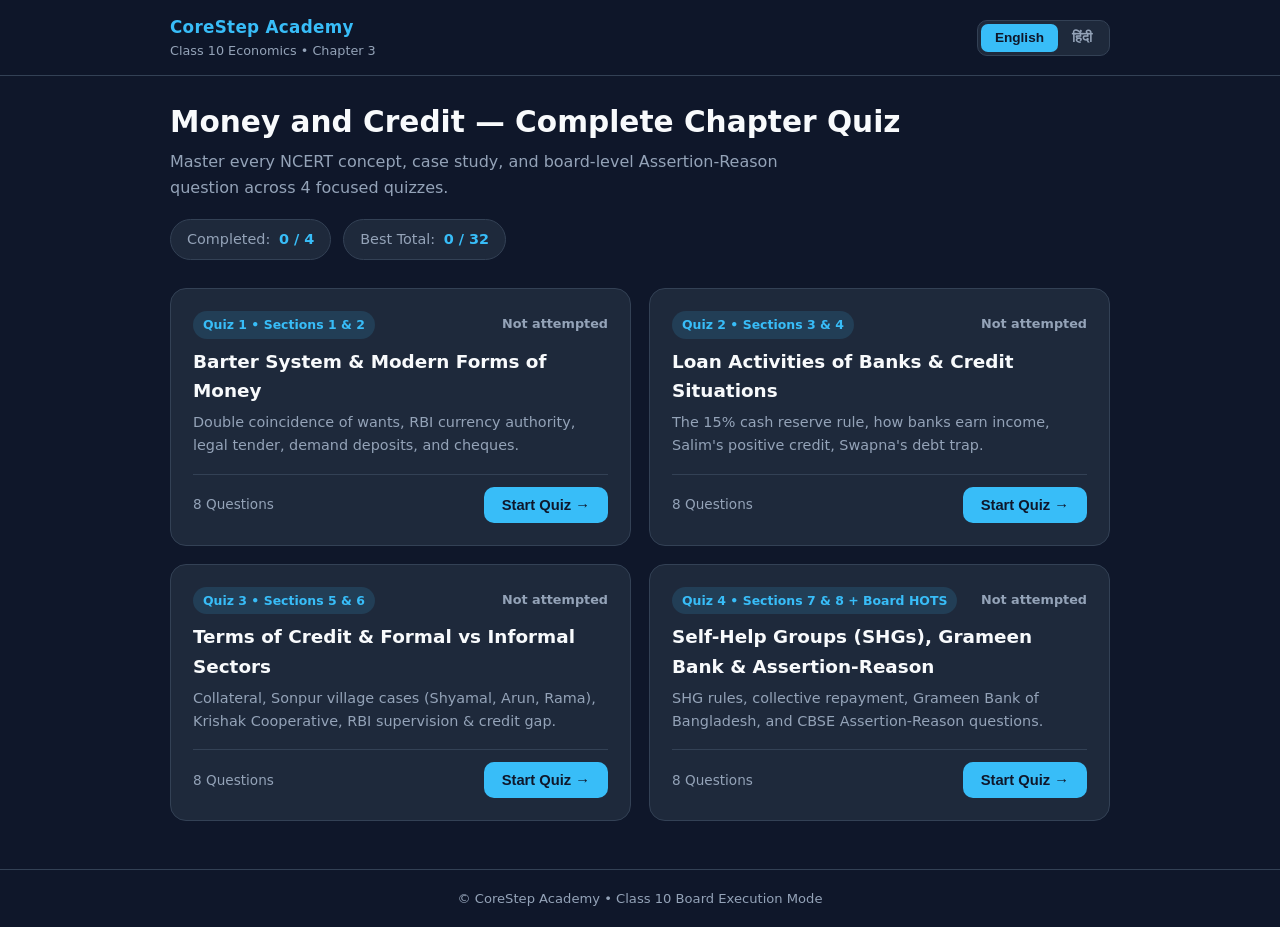
<file: assets/class_10/social_science/quizzes/eco-ch3/index.html>
<!doctype html>
<html lang="en">
  <head>
    <meta charset="UTF-8" />
    <meta name="viewport" content="width=device-width, initial-scale=1.0" />
    <title>
      Class 10 Economics Ch 3: Money & Credit | 4-in-1 Interactive Quiz |
      CoreStep Academy
    </title>
    <link rel="stylesheet" href="style.css" />
  </head>
  <body>
    <header class="topbar">
      <div class="topbar-inner">
        <div class="brand">
          <span class="brand-badge">CoreStep Academy</span>
          <span class="brand-sub" id="ui-subtitle"
            >Class 10 Economics • Chapter 3</span
          >
        </div>
        <div class="lang-switch" role="group" aria-label="Language Switch">
          <button
            id="btn-en"
            class="lang-btn active"
            onclick="setLanguage('en')"
          >
            English
          </button>
          <button id="btn-hi" class="lang-btn" onclick="setLanguage('hi')">
            हिंदी
          </button>
        </div>
      </div>
    </header>

    <main class="container">
      <!-- HOME VIEW: 4 QUIZ BENTO GRID -->
      <section id="home-view">
        <div class="hero">
          <h1 id="ui-title">Money and Credit — Complete Chapter Quiz</h1>
          <p id="ui-desc">
            Master every NCERT concept, case study, and board-level
            Assertion-Reason question across 4 focused quizzes.
          </p>
          <div class="overall-stats">
            <div class="stat-pill">
              <span id="ui-stat-completed-label">Completed</span>:
              <strong id="stat-completed">0 / 4</strong>
            </div>
            <div class="stat-pill">
              <span id="ui-stat-total-label">Total Score</span>:
              <strong id="stat-total">0 / 32</strong>
            </div>
          </div>
        </div>

        <div class="quiz-grid" id="quiz-grid">
          <!-- 4 Quiz cards are injected dynamically by script.js -->
        </div>
      </section>

      <!-- ACTIVE QUIZ VIEW -->
      <section id="quiz-view" class="hidden">
        <div class="quiz-header">
          <button class="back-btn" onclick="goHome()" id="ui-back-btn">
            ← All 4 Quizzes
          </button>
          <div class="quiz-meta">
            <span id="active-quiz-badge" class="badge">Quiz 1</span>
            <span id="question-counter" class="counter">1 / 8</span>
          </div>
        </div>

        <div class="progress-track">
          <div id="progress-fill" class="progress-fill"></div>
        </div>

        <div class="question-card">
          <h2 id="question-text" class="question-text"></h2>
          <div id="options-list" class="options-list"></div>
          <div id="explanation-box" class="explanation-box hidden">
            <div class="exp-title" id="exp-title">Explanation</div>
            <p id="exp-text"></p>
          </div>
        </div>

        <div class="quiz-footer">
          <div class="live-score" id="live-score">Score: 0</div>
          <button
            id="next-btn"
            class="primary-btn hidden"
            onclick="nextQuestion()"
          >
            Next Question →
          </button>
        </div>
      </section>

      <!-- RESULT VIEW -->
      <section id="result-view" class="hidden">
        <div class="result-card">
          <div class="result-badge" id="result-quiz-name">Quiz 1 Completed</div>
          <div class="score-circle">
            <span id="final-score">0/8</span>
            <small id="final-percent">0%</small>
          </div>
          <h2 id="result-remark">Great Effort!</h2>
          <p id="result-subtext">
            Review your weak points and try the next quiz to complete the
            chapter.
          </p>

          <div class="result-actions">
            <button
              class="secondary-btn"
              onclick="retryQuiz()"
              id="ui-retry-btn"
            >
              Retake Quiz
            </button>
            <button
              class="primary-btn"
              id="next-quiz-btn"
              onclick="startNextQuiz()"
            >
              Next Quiz →
            </button>
            <button
              class="whatsapp-btn"
              onclick="shareWhatsApp()"
              id="ui-wa-btn"
            >
              Share Score on WhatsApp
            </button>
            <button class="ghost-btn" onclick="goHome()" id="ui-home-btn">
              Back to All 4 Quizzes
            </button>
          </div>
        </div>
      </section>
    </main>

    <footer class="footer">
      <p>© CoreStep Academy • Class 10 Board Execution Mode</p>
    </footer>

    <script src="script.js"></script>
  </body>
</html>
</file>
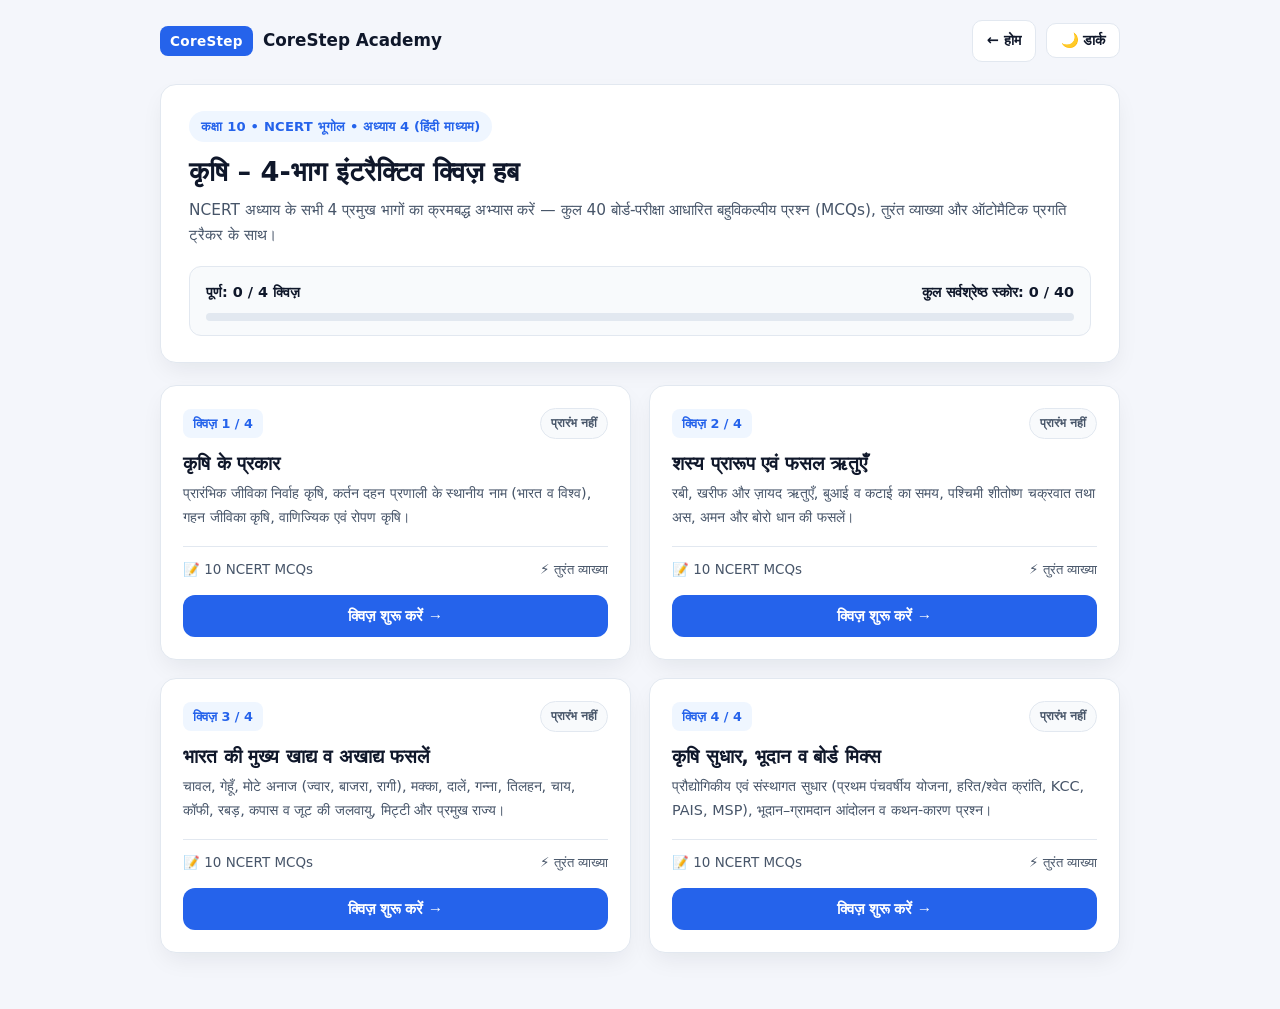
<file: assets/class_10/social_science/quizzes/geo-ch4-agriculture-quiz-hindi.html>
<!doctype html>
<html lang="hi" data-theme="light">
  <head>
    <meta charset="UTF-8" />
    <meta name="viewport" content="width=device-width, initial-scale=1.0" />
    <title>
      कक्षा 10 भूगोल अध्याय 4: कृषि – 4-क्विज़ हब | CoreStep Academy
    </title>
    <style>
      :root {
        --bg: #f4f6fb;
        --surface: #ffffff;
        --surface-alt: #f8fafc;
        --text: #0f172a;
        --muted: #475569;
        --border: #e2e8f0;
        --primary: #2563eb;
        --primary-hover: #1d4ed8;
        --primary-soft: #eff6ff;
        --correct: #16a34a;
        --correct-bg: #dcfce7;
        --wrong: #dc2626;
        --wrong-bg: #fee2e2;
        --radius: 16px;
        --shadow: 0 10px 25px -5px rgba(15, 23, 42, 0.08);
      }

      [data-theme="dark"] {
        --bg: #0b1120;
        --surface: #111827;
        --surface-alt: #1e293b;
        --text: #f8fafc;
        --muted: #94a3b8;
        --border: #334155;
        --primary: #3b82f6;
        --primary-hover: #60a5fa;
        --primary-soft: rgba(59, 130, 246, 0.16);
        --correct: #22c55e;
        --correct-bg: rgba(34, 197, 94, 0.16);
        --wrong: #ef4444;
        --wrong-bg: rgba(239, 68, 68, 0.16);
        --shadow: 0 10px 25px -5px rgba(0, 0, 0, 0.45);
      }

      * {
        box-sizing: border-box;
        margin: 0;
        padding: 0;
      }

      body {
        font-family:
          "Noto Sans Devanagari",
          system-ui,
          -apple-system,
          BlinkMacSystemFont,
          "Segoe UI",
          Roboto,
          sans-serif;
        background: var(--bg);
        color: var(--text);
        line-height: 1.65;
        min-height: 100vh;
        padding: 20px 16px 56px;
        transition:
          background 0.25s ease,
          color 0.25s ease;
      }

      .container {
        max-width: 960px;
        margin: 0 auto;
      }

      /* Top Bar */
      .topbar {
        display: flex;
        justify-content: space-between;
        align-items: center;
        gap: 12px;
        margin-bottom: 22px;
        flex-wrap: wrap;
      }

      .brand {
        display: flex;
        align-items: center;
        gap: 10px;
        text-decoration: none;
        color: var(--text);
        font-weight: 700;
        font-size: 1.05rem;
      }

      .brand-badge {
        background: var(--primary);
        color: #fff;
        padding: 4px 10px;
        border-radius: 8px;
        font-size: 0.85rem;
        letter-spacing: 0.3px;
      }

      .topbar-actions {
        display: flex;
        align-items: center;
        gap: 10px;
      }

      .btn-ghost {
        background: var(--surface);
        color: var(--text);
        border: 1px solid var(--border);
        padding: 8px 14px;
        border-radius: 10px;
        font-size: 0.9rem;
        font-weight: 600;
        cursor: pointer;
        text-decoration: none;
        transition: all 0.2s ease;
      }

      .btn-ghost:hover {
        border-color: var(--primary);
        color: var(--primary);
      }

      /* Hub Hero */
      .hero-card {
        background: var(--surface);
        border: 1px solid var(--border);
        border-radius: var(--radius);
        padding: 26px 28px;
        box-shadow: var(--shadow);
        margin-bottom: 22px;
      }

      .hero-tag {
        display: inline-block;
        background: var(--primary-soft);
        color: var(--primary);
        font-weight: 700;
        font-size: 0.82rem;
        padding: 5px 12px;
        border-radius: 999px;
        margin-bottom: 12px;
        letter-spacing: 0.2px;
      }

      h1 {
        font-size: 1.7rem;
        line-height: 1.3;
        margin-bottom: 8px;
      }

      .subtitle {
        color: var(--muted);
        font-size: 0.96rem;
        margin-bottom: 18px;
      }

      .overall-progress-wrap {
        background: var(--surface-alt);
        border: 1px solid var(--border);
        border-radius: 12px;
        padding: 14px 16px;
      }

      .overall-row {
        display: flex;
        justify-content: space-between;
        align-items: center;
        font-size: 0.9rem;
        font-weight: 600;
        margin-bottom: 8px;
        flex-wrap: wrap;
        gap: 8px;
      }

      .progress-track {
        width: 100%;
        height: 8px;
        background: var(--border);
        border-radius: 999px;
        overflow: hidden;
      }

      .progress-fill {
        height: 100%;
        background: var(--primary);
        width: 0%;
        transition: width 0.35s ease;
      }

      /* 4-Quiz Bento Grid */
      .quiz-grid {
        display: grid;
        grid-template-columns: repeat(2, 1fr);
        gap: 18px;
      }

      .quiz-card {
        background: var(--surface);
        border: 1px solid var(--border);
        border-radius: var(--radius);
        padding: 22px;
        box-shadow: var(--shadow);
        display: flex;
        flex-direction: column;
        justify-content: space-between;
        transition:
          transform 0.18s ease,
          border-color 0.18s ease;
      }

      .quiz-card:hover {
        transform: translateY(-3px);
        border-color: var(--primary);
      }

      .quiz-card-top {
        display: flex;
        justify-content: space-between;
        align-items: center;
        margin-bottom: 12px;
        gap: 8px;
      }

      .quiz-num {
        font-size: 0.8rem;
        font-weight: 800;
        color: var(--primary);
        background: var(--primary-soft);
        padding: 4px 10px;
        border-radius: 8px;
      }

      .status-badge {
        font-size: 0.78rem;
        font-weight: 700;
        padding: 4px 10px;
        border-radius: 999px;
        background: var(--surface-alt);
        color: var(--muted);
        border: 1px solid var(--border);
      }

      .status-badge.done {
        background: var(--correct-bg);
        color: var(--correct);
        border-color: var(--correct);
      }

      .quiz-card h2 {
        font-size: 1.18rem;
        margin-bottom: 6px;
        line-height: 1.35;
      }

      .quiz-card p {
        font-size: 0.9rem;
        color: var(--muted);
        margin-bottom: 16px;
      }

      .quiz-card-meta {
        display: flex;
        justify-content: space-between;
        align-items: center;
        font-size: 0.84rem;
        color: var(--muted);
        padding-top: 12px;
        border-top: 1px solid var(--border);
        margin-bottom: 14px;
      }

      /* Primary & Secondary Buttons */
      .btn-primary {
        background: var(--primary);
        color: #fff;
        border: none;
        padding: 12px 20px;
        border-radius: 12px;
        font-size: 0.96rem;
        font-weight: 700;
        cursor: pointer;
        transition: background 0.2s ease;
        display: inline-flex;
        align-items: center;
        justify-content: center;
        gap: 8px;
      }

      .btn-primary:hover {
        background: var(--primary-hover);
      }

      .btn-primary:disabled {
        opacity: 0.45;
        cursor: not-allowed;
      }

      .btn-full {
        width: 100%;
      }

      .btn-whatsapp {
        background: #16a34a;
        color: #fff;
        border: none;
        padding: 12px 18px;
        border-radius: 12px;
        font-size: 0.94rem;
        font-weight: 700;
        cursor: pointer;
      }

      .btn-whatsapp:hover {
        background: #15803d;
      }

      /* Active Quiz Card */
      .card {
        background: var(--surface);
        border: 1px solid var(--border);
        border-radius: var(--radius);
        padding: 28px;
        box-shadow: var(--shadow);
        max-width: 780px;
        margin: 0 auto;
      }

      .active-header {
        display: flex;
        justify-content: space-between;
        align-items: center;
        gap: 10px;
        margin-bottom: 16px;
        flex-wrap: wrap;
      }

      .quiz-meta {
        display: flex;
        justify-content: space-between;
        align-items: center;
        margin-bottom: 12px;
        font-size: 0.9rem;
        font-weight: 600;
        color: var(--muted);
        flex-wrap: wrap;
        gap: 8px;
      }

      .pill {
        background: var(--surface-alt);
        border: 1px solid var(--border);
        padding: 4px 12px;
        border-radius: 999px;
        color: var(--text);
      }

      .topic-tag {
        font-size: 0.82rem;
        font-weight: 700;
        color: var(--primary);
        margin: 18px 0 8px;
        display: block;
      }

      .question-text {
        font-size: 1.18rem;
        font-weight: 700;
        margin-bottom: 20px;
        white-space: pre-line;
      }

      .options-list {
        display: grid;
        gap: 12px;
        margin-bottom: 20px;
      }

      .option-btn {
        display: flex;
        align-items: flex-start;
        gap: 12px;
        width: 100%;
        text-align: left;
        padding: 14px 16px;
        background: var(--surface-alt);
        color: var(--text);
        border: 2px solid var(--border);
        border-radius: 12px;
        font-size: 0.97rem;
        font-weight: 500;
        cursor: pointer;
        transition: all 0.18s ease;
      }

      .option-btn:hover:not(:disabled) {
        border-color: var(--primary);
        background: var(--primary-soft);
      }

      .option-btn:disabled {
        cursor: default;
      }

      .option-key {
        flex-shrink: 0;
        width: 28px;
        height: 28px;
        border-radius: 8px;
        background: var(--surface);
        border: 1px solid var(--border);
        display: flex;
        align-items: center;
        justify-content: center;
        font-weight: 700;
        font-size: 0.85rem;
      }

      .option-btn.correct {
        border-color: var(--correct);
        background: var(--correct-bg);
      }

      .option-btn.correct .option-key {
        background: var(--correct);
        color: #fff;
        border-color: var(--correct);
      }

      .option-btn.wrong {
        border-color: var(--wrong);
        background: var(--wrong-bg);
      }

      .option-btn.wrong .option-key {
        background: var(--wrong);
        color: #fff;
        border-color: var(--wrong);
      }

      .explanation {
        display: none;
        background: var(--surface-alt);
        border-left: 4px solid var(--primary);
        padding: 14px 16px;
        border-radius: 10px;
        margin-bottom: 20px;
        font-size: 0.94rem;
      }

      .explanation.show {
        display: block;
      }

      .explanation strong {
        display: block;
        margin-bottom: 4px;
        color: var(--primary);
      }

      .quiz-footer {
        display: flex;
        justify-content: space-between;
        align-items: center;
        gap: 10px;
        flex-wrap: wrap;
      }

      /* Result Screen */
      .result-center {
        text-align: center;
        margin-bottom: 22px;
      }

      .score-circle {
        width: 134px;
        height: 134px;
        border-radius: 50%;
        background: var(--primary-soft);
        border: 6px solid var(--primary);
        display: flex;
        flex-direction: column;
        align-items: center;
        justify-content: center;
        margin: 12px auto 18px;
      }

      .score-circle .big {
        font-size: 2rem;
        font-weight: 800;
        color: var(--primary);
        line-height: 1.1;
      }

      .score-circle .small {
        font-size: 0.85rem;
        color: var(--muted);
        font-weight: 600;
      }

      .action-row {
        display: flex;
        gap: 10px;
        justify-content: center;
        flex-wrap: wrap;
        margin-bottom: 26px;
      }

      .review-title {
        font-size: 1.12rem;
        margin-bottom: 14px;
        padding-top: 16px;
        border-top: 1px solid var(--border);
      }

      .review-item {
        background: var(--surface-alt);
        border: 1px solid var(--border);
        border-radius: 12px;
        padding: 14px 16px;
        margin-bottom: 12px;
        font-size: 0.92rem;
      }

      .review-item.is-correct {
        border-left: 4px solid var(--correct);
      }

      .review-item.is-wrong {
        border-left: 4px solid var(--wrong);
      }

      .review-q {
        font-weight: 700;
        margin-bottom: 6px;
      }

      .text-correct {
        color: var(--correct);
        font-weight: 700;
      }
      .text-wrong {
        color: var(--wrong);
        font-weight: 700;
      }

      .hidden {
        display: none !important;
      }

      @media (max-width: 700px) {
        .quiz-grid {
          grid-template-columns: 1fr;
        }
        .hero-card,
        .card {
          padding: 20px 16px;
        }
        h1 {
          font-size: 1.38rem;
        }
      }
    </style>
  </head>
  <body>
    <div class="container">
      <!-- Top Navigation -->
      <header class="topbar">
        <a href="../../../../index.html" class="brand">
          <span class="brand-badge">CoreStep</span>
          <span>CoreStep Academy</span>
        </a>
        <div class="topbar-actions">
          <a href="../../../../index.html" class="btn-ghost">← होम</a>
          <button id="themeToggle" class="btn-ghost" type="button">
            🌙 डार्क
          </button>
        </div>
      </header>

      <!-- 4-QUIZ HUB SCREEN -->
      <main id="hubScreen">
        <section class="hero-card">
          <span class="hero-tag"
            >कक्षा 10 • NCERT भूगोल • अध्याय 4 (हिंदी माध्यम)</span
          >
          <h1>कृषि – 4-भाग इंटरैक्टिव क्विज़ हब</h1>
          <p class="subtitle">
            NCERT अध्याय के सभी 4 प्रमुख भागों का क्रमबद्ध अभ्यास करें — कुल 40
            बोर्ड-परीक्षा आधारित बहुविकल्पीय प्रश्न (MCQs), तुरंत व्याख्या और
            ऑटोमैटिक प्रगति ट्रैकर के साथ।
          </p>

          <div class="overall-progress-wrap">
            <div class="overall-row">
              <span id="overallStatus">पूर्ण: 0 / 4 क्विज़</span>
              <span id="overallScore">कुल सर्वश्रेष्ठ स्कोर: 0 / 40</span>
            </div>
            <div class="progress-track">
              <div id="overallFill" class="progress-fill"></div>
            </div>
          </div>
        </section>

        <section id="quizGrid" class="quiz-grid"></section>
      </main>

      <!-- ACTIVE QUIZ SCREEN -->
      <section id="quizScreen" class="card hidden">
        <div class="active-header">
          <button id="backToHubBtn" class="btn-ghost" type="button">
            ← सभी 4 क्विज़
          </button>
          <strong id="activeQuizTitle" style="font-size: 0.98rem"
            >क्विज़ शीर्षक</strong
          >
        </div>

        <div class="quiz-meta">
          <span id="qCounter" class="pill">प्रश्न 1 / 10</span>
          <span id="scoreBadge" class="pill">स्कोर: 0</span>
          <span id="timerBadge" class="pill">⏱ 00:00</span>
        </div>

        <div class="progress-track">
          <div id="progressFill" class="progress-fill"></div>
        </div>

        <span id="topicTag" class="topic-tag">विषय</span>
        <div id="questionText" class="question-text"></div>
        <div id="optionsList" class="options-list"></div>

        <div id="explanationBox" class="explanation">
          <strong>NCERT व्याख्या</strong>
          <span id="explanationText"></span>
        </div>

        <div class="quiz-footer">
          <span style="font-size: 0.85rem; color: var(--muted)"
            >आगे बढ़ने के लिए एक विकल्प चुनें</span
          >
          <button id="nextBtn" class="btn-primary" type="button" disabled>
            अगला प्रश्न →
          </button>
        </div>
      </section>

      <!-- RESULT SCREEN -->
      <section id="resultScreen" class="card hidden">
        <div class="result-center">
          <span id="resultQuizBadge" class="hero-tag">क्विज़ पूर्ण</span>
          <div class="score-circle">
            <span id="finalScore" class="big">0/10</span>
            <span id="finalPercent" class="small">0%</span>
          </div>
          <h2 id="resultHeading">शानदार प्रयास!</h2>
          <p id="resultSummary" class="subtitle"></p>
        </div>

        <div class="action-row">
          <button id="resultHubBtn" class="btn-ghost" type="button">
            ← सभी 4 क्विज़
          </button>
          <button id="retakeBtn" class="btn-ghost" type="button">
            ↻ फिर से दें
          </button>
          <button id="nextQuizBtn" class="btn-primary" type="button">
            अगला क्विज़ →
          </button>
          <button id="shareBtn" class="btn-whatsapp" type="button">
            WhatsApp पर शेयर करें
          </button>
        </div>

        <h3 class="review-title">विस्तृत उत्तर समीक्षा</h3>
        <div id="reviewContainer"></div>
      </section>
    </div>

    <script>
      const quizzes = [
        {
          id: "quiz1",
          number: "क्विज़ 1 / 4",
          title: "कृषि के प्रकार",
          description:
            "प्रारंभिक जीविका निर्वाह कृषि, कर्तन दहन प्रणाली के स्थानीय नाम (भारत व विश्व), गहन जीविका कृषि, वाणिज्यिक एवं रोपण कृषि।",
          questions: [
            {
              topic: "परिचय",
              question:
                "भारत की लगभग कितनी जनसंख्या कृषि कार्यों में संलग्न है?",
              options: ["एक-चौथाई", "एक-तिहाई", "आधी", "दो-तिहाई"],
              answer: 3,
              explanation:
                "भारत कृषि की दृष्टि से एक महत्वपूर्ण देश है, जिसकी दो-तिहाई जनसंख्या कृषि कार्यों में संलग्न है।",
            },
            {
              topic: "प्रारंभिक जीविका निर्वाह कृषि",
              question:
                "निम्नलिखित में से कौन-से औज़ार प्रारंभिक जीविका निर्वाह कृषि की विशेषता हैं?",
              options: [
                "ट्रैक्टर, कंबाइन हार्वेस्टर और नलकूप",
                "लकड़ी के हल, डाओ और खुदाई करने वाली छड़ी",
                "HYV सीड ड्रिल और रासायनिक स्प्रेयर",
                "पावर टिलर और ड्रिप सिंचाई पाइप",
              ],
              answer: 1,
              explanation:
                "प्रारंभिक जीविका निर्वाह कृषि भूमि के छोटे टुकड़ों पर आदिम कृषि औज़ारों जैसे लकड़ी के हल, डाओ और खुदाई करने वाली छड़ी तथा परिवार अथवा समुदाय श्रम की मदद से की जाती है।",
            },
            {
              topic: "कर्तन दहन प्रणाली – भारत",
              question:
                "उत्तर-पूर्वी राज्यों—असम, मेघालय, मिज़ोरम और नागालैंड—में 'कर्तन दहन प्रणाली' (Slash and Burn) कृषि को किस नाम से जाना जाता है?",
              options: ["पोडू", "बेवर", "झूम (Jhumming)", "कुमारी"],
              answer: 2,
              explanation:
                "उत्तर-पूर्वी राज्यों (असम, मेघालय, मिज़ोरम और नागालैंड) में कर्तन दहन कृषि को 'झूम' कहा जाता है।",
            },
            {
              topic: "कर्तन दहन प्रणाली – भारत",
              question:
                "भारत में कर्तन दहन कृषि का स्थानीय नाम 'दीपा' (Dipa) किस क्षेत्र से संबंधित है?",
              options: [
                "छत्तीसगढ़ के बस्तर ज़िले और अंडमान निकोबार द्वीप समूह",
                "पश्चिमी घाट",
                "दक्षिण-पूर्वी राजस्थान",
                "हिमालयन क्षेत्र",
              ],
              answer: 0,
              explanation:
                "'दीपा' छत्तीसगढ़ के बस्तर ज़िले और अंडमान निकोबार द्वीप समूह में प्रचलित कर्तन दहन कृषि का स्थानीय नाम है।",
            },
            {
              topic: "कर्तन दहन प्रणाली – भारत",
              question:
                "मध्य प्रदेश में कर्तन दहन प्रणाली कृषि को स्थानीय रूप से किस नाम से जाना जाता है?",
              options: ["कुमारी", "बेवर या दहिया", "कुरुवा", "खिल"],
              answer: 1,
              explanation:
                "मध्य प्रदेश में इसे 'बेवर' या 'दहिया' कहा जाता है। (पोडू/पेंडा आंध्र प्रदेश में, कुरुवा झारखंड में और पामाडाबी/कोमान/बरींगा ओडिशा में कहा जाता है।)",
            },
            {
              topic: "कर्तन दहन प्रणाली – विश्व",
              question:
                "निम्नलिखित में से कौन-सा युग्म विश्व में कर्तन दहन कृषि के स्थानीय नाम और देश/क्षेत्र का सही मिलान है?",
              options: [
                "मिल्पा – मेक्सिको और मध्य अमेरिका",
                "लदांग – ब्राज़ील",
                "रोका – इंडोनेशिया",
                "कोनुको – वियतनाम",
              ],
              answer: 0,
              explanation:
                "मिल्पा (मेक्सिको व मध्य अमेरिका), कोनुको (वेनेज़ुएला), रोका (ब्राज़ील), मसोले (मध्य अफ्रीका), लदांग (इंडोनेशिया) और रे (वियतनाम) सही मिलान हैं।",
            },
            {
              topic: "गहन जीविका कृषि",
              question:
                "गहन जीविका कृषि वाले क्षेत्रों में भू-जोत का आकार अलाभप्रद (छोटा) क्यों होता जा रहा है?",
              options: [
                "हर दो साल में खेती की जगह बदलने के कारण",
                "भू-स्वामित्व में विरासत के अधिकार (Right of Inheritance) से पीढ़ी-दर-पीढ़ी भूमि के विभाजन के कारण",
                "रोपण कृषि द्वारा सारी उपजाऊ भूमि घेरने के कारण",
                "मानसूनी वर्षा के अभाव के कारण",
              ],
              answer: 1,
              explanation:
                "भू-स्वामित्व में विरासत के अधिकार के कारण पीढ़ी-दर-पीढ़ी जोतों का आकार छोटा और अलाभप्रद होता जा रहा है, जबकि किसान सीमित भूमि से अधिकतम पैदावार लेने की कोशिश करते हैं।",
            },
            {
              topic: "वाणिज्यिक कृषि",
              question:
                "निम्नलिखित में से वाणिज्यिक कृषि का मुख्य लक्षण क्या है?",
              options: [
                "रासायनिक उर्वरकों का बिल्कुल प्रयोग न करना",
                "केवल प्राकृतिक मृदा उर्वरता पर निर्भर रहना",
                "अधिक पैदावार देने वाले बीजों (HYV), रासायनिक उर्वरकों और कीटनाशकों का अधिक उपयोग",
                "छोटे टुकड़ों पर केवल पारिवारिक श्रम का उपयोग",
              ],
              answer: 2,
              explanation:
                "वाणिज्यिक कृषि का मुख्य लक्षण आधुनिक निवेशों जैसे अधिक पैदावार देने वाले बीजों (HYV), रासायनिक उर्वरकों, कीटनाशकों और खरपतवारनाशकों का अधिक उपयोग करके उच्च पैदावार प्राप्त करना है।",
            },
            {
              topic: "क्षेत्रीय विविधता",
              question:
                "चावल हरियाणा और पंजाब में एक वाणिज्यिक फसल है, परंतु ओडिशा में यह मुख्य रूप से कैसी फसल है?",
              options: ["रोपण फसल", "जीविका फसल", "रेशेदार फसल", "ज़ायद फसल"],
              answer: 1,
              explanation:
                "कृषि के वाणिज्यीकरण का स्तर विभिन्न प्रदेशों में अलग-अलग है—उदाहरण के लिए, हरियाणा और पंजाब में चावल वाणिज्यिक फसल है, लेकिन ओडिशा में यह एक जीविका फसल है।",
            },
            {
              topic: "रोपण कृषि",
              question:
                "रोपण कृषि (Plantation Agriculture) के बारे में निम्नलिखित में से कौन-सा कथन सत्य है?",
              options: [
                "इसमें छोटे खेतों में अनेक खाद्यान्न एक साथ उगाए जाते हैं",
                "इसमें लंबे-चौड़े क्षेत्र में एकल फसल बोई जाती है और यह कृषि व उद्योग के बीच एक अंतरापृष्ठ (Interface) है",
                "इसमें बहुत कम पूँजी और किसी परिवहन जाल की आवश्यकता नहीं होती",
                "इसका पूरा उत्पादन किसान के परिवार द्वारा उपभोग कर लिया जाता है",
              ],
              answer: 1,
              explanation:
                "रोपण कृषि में लंबे-चौड़े क्षेत्र में एकल फसल (जैसे चाय, कॉफी, रबड़, गन्ना, केला) बोई जाती है। यह अत्यधिक पूँजी और प्रवासी श्रमिकों की सहायता से की जाती है तथा इसका सारा उत्पादन उद्योग में कच्चे माल के रूप में प्रयुक्त होता है।",
            },
          ],
        },
        {
          id: "quiz2",
          number: "क्विज़ 2 / 4",
          title: "शस्य प्रारूप एवं फसल ऋतुएँ",
          description:
            "रबी, खरीफ और ज़ायद ऋतुएँ, बुआई व कटाई का समय, पश्चिमी शीतोष्ण चक्रवात तथा अस, अमन और बोरो धान की फसलें।",
          questions: [
            {
              topic: "शस्य ऋतुएँ",
              question:
                "NCERT के अनुसार भारत में कितनी मुख्य शस्य ऋतुएँ (फसल ऋतुएँ) हैं?",
              options: [
                "दो (रबी और खरीफ)",
                "तीन (रबी, खरीफ और ज़ायद)",
                "चार (वसंत, ग्रीष्म, शरद, शीत)",
                "केवल एक मानसून ऋतु",
              ],
              answer: 1,
              explanation:
                "भारत में तीन मुख्य शस्य ऋतुएँ हैं—रबी, खरीफ और ज़ायद।",
            },
            {
              topic: "रबी ऋतु",
              question: "भारत में रबी फसलों की बुआई और कटाई कब की जाती है?",
              options: [
                "बुआई जून–जुलाई में; कटाई सितंबर–अक्टूबर में",
                "बुआई शीत ऋतु (अक्टूबर से दिसंबर) में; कटाई ग्रीष्म ऋतु (अप्रैल से जून) में",
                "बुआई मार्च–अप्रैल में; कटाई जून में",
                "बुआई अगस्त में; कटाई दिसंबर में",
              ],
              answer: 1,
              explanation:
                "रबी फसलों को शीत ऋतु में अक्टूबर से दिसंबर के मध्य बोया जाता है और ग्रीष्म ऋतु में अप्रैल से जून के मध्य काटा जाता है।",
            },
            {
              topic: "रबी फसलें",
              question:
                "निम्नलिखित में से किस समूह में केवल रबी की फसलें शामिल हैं?",
              options: [
                "गेहूँ, जौ, मटर, चना और सरसों",
                "धान, मक्का, ज्वार, बाजरा और कपास",
                "तरबूज़, खरबूज़ा और खीरा",
                "जूट, मूँगफली, सोयाबीन और उड़द",
              ],
              answer: 0,
              explanation:
                "गेहूँ, जौ, मटर, चना और सरसों भारत की प्रमुख रबी फसलें हैं।",
            },
            {
              topic: "रबी फसलों के लिए वर्षा",
              question:
                "शीत ऋतु में किस मौसमी घटना के कारण होने वाली वर्षा उत्तर और उत्तर-पश्चिमी भारत में रबी फसलों के अधिक उत्पादन में सहायक होती है?",
              options: [
                "दक्षिण-पश्चिम मानसून",
                "शीतोष्ण पश्चिमी विक्षोभ (पश्चिमी शीतोष्ण चक्रवात)",
                "बंगाल की खाड़ी के उष्णकटिबंधीय चक्रवात",
                "लू की हवाएँ",
              ],
              answer: 1,
              explanation:
                "शीत ऋतु में शीतोष्ण पश्चिमी विक्षोभों से होने वाली वर्षा तथा हरित क्रांति की सफलता रबी फसलों के उत्पादन में बहुत सहायक होती है।",
            },
            {
              topic: "खरीफ ऋतु",
              question: "खरीफ फसलों की बुआई और कटाई का समय क्या होता है?",
              options: [
                "अक्टूबर में बुआई; अप्रैल में कटाई",
                "मानसून के आगमन (जून–जुलाई) के साथ बुआई; सितंबर–अक्टूबर में कटाई",
                "मार्च में बुआई; मई में कटाई",
                "जनवरी में बुआई; अगस्त में कटाई",
              ],
              answer: 1,
              explanation:
                "खरीफ फसलें देश के विभिन्न क्षेत्रों में मानसून के आगमन के साथ बोई जाती हैं और सितंबर–अक्टूबर में काट ली जाती हैं।",
            },
            {
              topic: "खरीफ फसलें",
              question: "निम्नलिखित में से कौन-सी फसल खरीफ की फसल नहीं है?",
              options: ["चावल (धान)", "कपास", "मूँगफली", "सरसों"],
              answer: 3,
              explanation:
                "सरसों एक रबी फसल है। चावल, मक्का, ज्वार, बाजरा, तुअर (अरहर), मूँग, उड़द, कपास, जूट, मूँगफली और सोयाबीन खरीफ की मुख्य फसलें हैं।",
            },
            {
              topic: "धान की तीन फसलें",
              question:
                "असम, पश्चिम बंगाल और ओडिशा में एक वर्ष में धान की तीन फसलें उगाई जाती हैं। उनके नाम क्या हैं?",
              options: [
                "रबी, खरीफ और ज़ायद",
                "अस, अमन और बोरो",
                "झूम, दीपा और पामलू",
                "अरेबिका, रोबस्टा और लिबेरिका",
              ],
              answer: 1,
              explanation:
                "असम, पश्चिम बंगाल और ओडिशा में धान की तीन फसलें—अस, अमन और बोरो—एक वर्ष में उगाई जाती हैं।",
            },
            {
              topic: "ज़ायद ऋतु",
              question:
                "रबी और खरीफ फसल ऋतुओं के बीच ग्रीष्म ऋतु में बोई जाने वाली अल्पकालिक फसल ऋतु को क्या कहा जाता है?",
              options: ["खरीफ", "ज़ायद", "बोरो", "मानसून"],
              answer: 1,
              explanation:
                "रबी और खरीफ फसल ऋतुओं के बीच ग्रीष्म ऋतु में बोई जाने वाली फसल को 'ज़ायद' कहा जाता है।",
            },
            {
              topic: "ज़ायद फसलें",
              question:
                "निम्नलिखित में से कौन-सी फसलें ज़ायद ऋतु में उगाई जाती हैं?",
              options: [
                "तरबूज़, खरबूज़ा, खीरे, सब्ज़ियाँ और चारे की फसलें",
                "गेहूँ, चना और जौ",
                "कपास, जूट और सोयाबीन",
                "चाय, कॉफी और रबड़",
              ],
              answer: 0,
              explanation:
                "ज़ायद ऋतु में मुख्यतः तरबूज़, खरबूज़ा, खीरे, सब्ज़ियों और चारे की फसलों की खेती की जाती है।",
            },
            {
              topic: "फसल की अवधि",
              question:
                "शस्य प्रारूप अनुभाग में वर्णित किस फसल को तैयार होने में लगभग एक वर्ष का समय लगता है?",
              options: ["मक्का", "गेहूँ", "गन्ना", "खीरा"],
              answer: 2,
              explanation:
                "NCERT में ज़ायद ऋतु के अंतर्गत विशेष रूप से उल्लेख किया गया है कि गन्ने की फसल को तैयार होने में लगभग एक वर्ष लगता है।",
            },
          ],
        },
        {
          id: "quiz3",
          number: "क्विज़ 3 / 4",
          title: "भारत की मुख्य खाद्य व अखाद्य फसलें",
          description:
            "चावल, गेहूँ, मोटे अनाज (ज्वार, बाजरा, रागी), मक्का, दालें, गन्ना, तिलहन, चाय, कॉफी, रबड़, कपास व जूट की जलवायु, मिट्टी और प्रमुख राज्य।",
          questions: [
            {
              topic: "मुख्य खाद्यान्न – चावल",
              question:
                "भारत में चावल (धान) की खेती के लिए आदर्श तापमान और वर्षा की परिस्थितियाँ क्या हैं?",
              options: [
                "25°C से अधिक तापमान, अधिक आर्द्रता और 100 सेमी से अधिक वार्षिक वर्षा",
                "10°C–15°C तापमान और 40 सेमी से कम वर्षा",
                "21°C–27°C तापमान और 50–75 सेमी वर्षा",
                "ठंडी जलवायु और 210 पाला-रहित दिन",
              ],
              answer: 0,
              explanation:
                "चावल एक खरीफ फसल है जिसके लिए उच्च तापमान (25°C से ऊपर), अधिक आर्द्रता और 100 सेमी से अधिक वर्षा की आवश्यकता होती है। भारत चीन के बाद दूसरा सबसे बड़ा उत्पादक है।",
            },
            {
              topic: "मुख्य खाद्यान्न – गेहूँ",
              question:
                "भारत में गेहूँ उगाने वाले दो मुख्य क्षेत्र कौन-से हैं?",
              options: [
                "तटीय ओडिशा और कोंकण तट",
                "उत्तर-पश्चिम में गंगा-सतलुज का मैदान और दक्कन का काली मिट्टी वाला प्रदेश",
                "ब्रह्मपुत्र घाटी और सुंदरबन डेल्टा",
                "थार मरुस्थल और गारो पहाड़ियाँ",
              ],
              answer: 1,
              explanation:
                "गेहूँ के लिए शीत ऋतु और पकते समय खिली धूप तथा 50–75 सेमी समान वर्षा चाहिए। इसके दो मुख्य क्षेत्र गंगा-सतलुज का मैदान और दक्कन का काली मिट्टी वाला प्रदेश हैं।",
            },
            {
              topic: "मोटे अनाज (Millets)",
              question:
                "किस मोटे अनाज में लोहा, कैल्शियम, अन्य सूक्ष्म पोषक तत्व और भूसी (roughage) प्रचुर मात्रा में मिलती है?",
              options: ["ज्वार", "बाजरा", "रागी", "जौ"],
              answer: 2,
              explanation:
                "रागी शुष्क प्रदेशों की फसल है जो लाल, काली, बलुआ, दोमट और उथली काली मिट्टी पर उगती है तथा लोहा, कैल्शियम, सूक्ष्म पोषक तत्वों व भूसी से भरपूर होती है।",
            },
            {
              topic: "मक्का",
              question:
                "कौन-सी फसल खाद्यान्न व चारा दोनों के रूप में प्रयोग होती है, पुरानी जलोढ़ मिट्टी में अच्छी उगती है और बिहार में रबी ऋतु में भी उगाई जाती है?",
              options: ["ज्वार", "मक्का", "बाजरा", "चना"],
              answer: 1,
              explanation:
                "मक्का 21°C–27°C तापमान और पुरानी जलोढ़ मिट्टी में अच्छी तरह उगती है। यह अधिकांश राज्यों में खरीफ फसल है, परंतु बिहार में यह रबी ऋतु में भी उगाई जाती है।",
            },
            {
              topic: "दालें",
              question:
                "फलीदार फसलें (Leguminous crops) होने के कारण सभी दालें वायु से नाइट्रोजन लेकर भूमि की उर्वरता बनाए रखती हैं, सिवाय:",
              options: ["मूँग", "उड़द", "अरहर (तुअर)", "मसूर"],
              answer: 2,
              explanation:
                "अरहर (तुअर) को छोड़कर अन्य सभी दालें वायु से नाइट्रोजन लेकर भूमि की उर्वरता को बनाए रखती हैं, इसलिए इन्हें आमतौर पर अन्य फसलों के आवर्तन (फसल चक्र) में बोया जाता है।",
            },
            {
              topic: "तिलहन",
              question:
                "कौन-सी तिलहन फसल उत्तरी भारत में खरीफ की फसल और दक्षिणी भारत में रबी की फसल है?",
              options: ["मूँगफली", "सरसों", "अलसी", "तिल (Sesamum)"],
              answer: 3,
              explanation:
                "तिल उत्तरी भारत में खरीफ की फसल है और दक्षिणी भारत में रबी की। (मूँगफली खरीफ है—गुजरात सबसे बड़ा उत्पादक है; अलसी व सरसों रबी हैं; अरंडी दोनों ऋतुओं में बोई जाती है।)",
            },
            {
              topic: "पेय फसलें – कॉफी",
              question:
                "यमन से लाई गई उच्च गुणवत्ता वाली 'अरेबिका' किस्म की कॉफी की खेती भारत में सबसे पहले किन पहाड़ियों पर शुरू की गई थी?",
              options: [
                "बाबा बूदन पहाड़ियाँ",
                "गारो पहाड़ियाँ",
                "दार्जिलिंग पहाड़ियाँ",
                "अरावली पहाड़ियाँ",
              ],
              answer: 0,
              explanation:
                "भारत में कॉफी की खेती की शुरुआत बाबा बूदन पहाड़ियों से हुई थी और आज भी यह मुख्यतः कर्नाटक, केरल और तमिलनाडु में नीलगिरि की पहाड़ियों के आसपास सीमित है।",
            },
            {
              topic: "अखाद्य फसलें – रबड़",
              question:
                "उस भूमध्यरेखीय फसल की पहचान कीजिए जिसे नम और आर्द्र जलवायु, 200 सेमी से अधिक वर्षा और 25°C से अधिक तापमान की आवश्यकता होती है:",
              options: ["कपास", "जूट", "रबड़", "गन्ना"],
              answer: 2,
              explanation:
                "रबड़ भूमध्यरेखीय क्षेत्र की फसल है (विशेष परिस्थितियों में उष्ण व उपोष्ण क्षेत्रों में भी उगाई जाती है)। मुख्य क्षेत्र: केरल, तमिलनाडु, कर्नाटक, अंडमान-निकोबार और मेघालय की गारो पहाड़ियाँ।",
            },
            {
              topic: "रेशेदार फसलें – कपास",
              question:
                "दक्कन के पठार की शुष्क काली मिट्टी में उगने वाली कपास की फसल को कितने पाला-रहित दिन और पकने के लिए कितने महीने लगते हैं?",
              options: [
                "100 पाला-रहित दिन और 3–4 महीने",
                "210 पाला-रहित दिन और 6–8 महीने",
                "300 पाला-रहित दिन और 12 महीने",
                "120 पाला-रहित दिन और 5 महीने",
              ],
              answer: 1,
              explanation:
                "कपास एक खरीफ फसल है जिसे उच्च तापमान, हल्की वर्षा या सिंचाई, 210 पाला-रहित दिन, खिली धूप और पककर तैयार होने में 6 से 8 महीने लगते हैं।",
            },
            {
              topic: "रेशेदार फसलें – जूट",
              question:
                "'सुनहरा रेशा' (Golden Fibre) कहलाने वाला जूट हाल के वर्षों में अपना बाज़ार क्यों खो रहा है?",
              options: [
                "क्योंकि पश्चिम बंगाल ने जूट का उत्पादन बंद कर दिया है",
                "क्योंकि इससे रस्सियाँ या बोरियाँ नहीं बन सकतीं",
                "अपनी उच्च लागत के कारण, जिससे यह नायलॉन जैसे कृत्रिम रेशों व पैकिंग सामग्री से प्रतिस्पर्धा में पिछड़ रहा है",
                "क्योंकि बाढ़ के मैदानों की मिट्टी अब उपजाऊ नहीं रही",
              ],
              answer: 2,
              explanation:
                "उच्च लागत के कारण जूट की माँग कम हो रही है और कृत्रिम रेशों व पैकिंग सामग्री, विशेषकर नायलॉन, की कीमत कम होने के कारण जूट बाज़ार में पिछड़ रहा है।",
            },
          ],
        },
        {
          id: "quiz4",
          number: "क्विज़ 4 / 4",
          title: "कृषि सुधार, भूदान व बोर्ड मिक्स",
          description:
            "प्रौद्योगिकीय एवं संस्थागत सुधार (प्रथम पंचवर्षीय योजना, हरित/श्वेत क्रांति, KCC, PAIS, MSP), भूदान–ग्रामदान आंदोलन व कथन-कारण प्रश्न।",
          questions: [
            {
              topic: "स्वतंत्रता के बाद सुधार",
              question:
                "भारत की प्रथम पंचवर्षीय योजना में कृषि से संबंधित मुख्य लक्ष्य क्या था?",
              options: [
                "किसान क्रेडिट कार्ड (KCC) की शुरुआत",
                "भूमि सुधार (जोतों की चकबंदी, सहकारिता तथा ज़मींदारी प्रथा का उन्मूलन)",
                "श्वेत क्रांति (ऑपरेशन फ्लड)",
                "बागवानी फसलों का निर्यात",
              ],
              answer: 1,
              explanation:
                "स्वतंत्रता के पश्चात देश में संस्थागत सुधारों के तहत जोतों की चकबंदी, सहकारिता तथा ज़मींदारी आदि समाप्त करने को प्राथमिकता दी गई। प्रथम पंचवर्षीय योजना में भूमि सुधार मुख्य लक्ष्य था।",
            },
            {
              topic: "प्रौद्योगिकीय सुधार (1960–70)",
              question:
                "1960 और 1970 के दशकों में भारतीय कृषि में सुधार के लिए कौन-सी दो प्रमुख क्रांतियाँ शुरू की गईं?",
              options: [
                "नीली क्रांति और पीली क्रांति",
                "हरित क्रांति (पैकेज टेक्नोलॉजी) और श्वेत क्रांति (ऑपरेशन फ्लड)",
                "स्वर्ण क्रांति और रजत क्रांति",
                "औद्योगिक क्रांति और डिजिटल क्रांति",
              ],
              answer: 1,
              explanation:
                "1960 और 1970 के दशकों में पैकेज टेक्नोलॉजी पर आधारित हरित क्रांति और दुग्ध उत्पादन हेतु श्वेत क्रांति (ऑपरेशन फ्लड) जैसी रणनीतियाँ प्रारंभ की गईं।",
            },
            {
              topic: "1980–90 का व्यापक भूमि विकास कार्यक्रम",
              question:
                "भारत सरकार ने किसानों के लाभ के लिए विशेष रूप से कौन-सी दो योजनाएँ शुरू की हैं?",
              options: [
                "किसान क्रेडिट कार्ड (KCC) और व्यक्तिगत दुर्घटना बीमा योजना (PAIS)",
                "ज़मींदारी अधिनियम और भूमि विखंडन योजना",
                "सेरीकल्चर सब्सिडी और नायलॉन संवर्धन अधिनियम",
                "केवल अंतर्राष्ट्रीय निर्यात शुल्क",
              ],
              answer: 0,
              explanation:
                "व्यापक भूमि विकास कार्यक्रम के तहत फसल बीमा और ग्रामीण बैंकों के साथ-साथ किसान क्रेडिट कार्ड (KCC) और व्यक्तिगत दुर्घटना बीमा योजना (PAIS) शुरू की गईं।",
            },
            {
              topic: "मूल्य संरक्षण (MSP)",
              question:
                "सरकार महत्वपूर्ण फसलों के लिए न्यूनतम सहायता मूल्य (MSP), लाभदायक और खरीद मूल्यों की घोषणा क्यों करती है?",
              options: [
                "किसानों पर कर बढ़ाने के लिए",
                "किसानों को बिचौलियों और दलालों के शोषण से बचाने के लिए",
                "कर्तन दहन कृषि को बढ़ावा देने के लिए",
                "खाद्यान्न फसलों को रबड़ से बदलने के लिए",
              ],
              answer: 1,
              explanation:
                "न्यूनतम सहायता मूल्य (MSP), लाभदायक और खरीद मूल्यों की घोषणा किसानों को बिचौलियों और दलालों के शोषण से बचाने के लिए की जाती है।",
            },
            {
              topic: "भूदान–ग्रामदान आंदोलन",
              question:
                "महात्मा गांधी ने किसे अपना आध्यात्मिक उत्तराधिकारी घोषित किया था, जिन्होंने भूदान–ग्रामदान आंदोलन शुरू किया?",
              options: [
                "जवाहरलाल नेहरू",
                "विनोबा भावे",
                "श्री रामचंद्र रेड्डी",
                "सरदार वल्लभभाई पटेल",
              ],
              answer: 1,
              explanation:
                "महात्मा गांधी ने विनोबा भावे को अपना आध्यात्मिक उत्तराधिकारी घोषित किया था। उन्होंने गांधीजी के 'ग्राम स्वराज्य' के संदेश को फैलाने के लिए पूरे देश की पदयात्रा की।",
            },
            {
              topic: "भूदान–ग्रामदान आंदोलन",
              question:
                "पोचमपल्ली (वर्तमान तेलंगाना) में किसने 80 भूमिहीन ग्रामीणों में बाँटने के लिए 80 एकड़ भूमि दान करने की पेशकश की थी?",
              options: [
                "विनोबा भावे",
                "श्री रामचंद्र रेड्डी",
                "महात्मा गांधी",
                "सुभाष चंद्र बोस",
              ],
              answer: 1,
              explanation:
                "पोचमपल्ली में श्री रामचंद्र रेड्डी उठ खड़े हुए और उन्होंने 80 भूमिहीन ग्रामीणों को 80 एकड़ भूमि बाँटने की पेशकश की—इसे ही 'भूदान' के नाम से जाना गया।",
            },
            {
              topic: "भूदान–ग्रामदान आंदोलन",
              question:
                "जब अनेक गाँवों के मालिक कुछ ज़मींदारों ने भूमिहीनों को पूरा का पूरा गाँव बाँटने की पेशकश की, तो उसे क्या कहा गया?",
              options: ["भूदान", "ग्रामदान", "ज़मींदारी", "चकबंदी"],
              answer: 1,
              explanation:
                "कुछ ज़मींदारों (जो अनेक गाँवों के मालिक थे) द्वारा भूमिहीनों को पूरे गाँव दान में देने की पेशकश को 'ग्रामदान' कहा गया।",
            },
            {
              topic: "भूदान–ग्रामदान आंदोलन",
              question:
                "विनोबा भावे द्वारा शुरू किए गए भूदान–ग्रामदान आंदोलन को 'रक्तहीन क्रांति' (Blood-less Revolution) क्यों कहा जाता है?",
              options: [
                "क्योंकि इसमें पशुपालन पर प्रतिबंध था",
                "क्योंकि इसमें बिना किसी हिंसा के स्वैच्छिक दान व सहमति से भूमि का पुनर्वितरण किया गया",
                "क्योंकि यह शीत ऋतु में शुरू हुआ था",
                "क्योंकि इसमें वर्षा के बजाय आधुनिक सिंचाई का प्रयोग हुआ",
              ],
              answer: 1,
              explanation:
                "चूँकि इस आंदोलन में बिना किसी हिंसा या रक्तपात के स्वैच्छिक रूप से भूमि का पुनर्वितरण किया गया, इसलिए इसे 'रक्तहीन क्रांति' भी कहा जाता है।",
            },
            {
              topic: "बोर्ड परीक्षा – बागवानी फसलें",
              question:
                "NCERT के अनुसार फल और उसके प्रसिद्ध उत्पादक क्षेत्र का कौन-सा मिलान गलत है?",
              options: [
                "संतरे – नागपुर और चेरापूँजी (मेघालय)",
                "लीची और अमरूद – उत्तर प्रदेश और बिहार",
                "अनानास – मेघालय",
                "सेब और अखरोट – केरल और तमिलनाडु",
              ],
              answer: 3,
              explanation:
                "सेब, नाशपाती, खुबानी और अखरोट जम्मू-कश्मीर व हिमाचल प्रदेश के प्रसिद्ध शीतोष्ण फल हैं—न कि केरल और तमिलनाडु के।",
            },
            {
              topic: "बोर्ड परीक्षा – कथन और कारण",
              question:
                "कथन (A): चाय की खेती एक श्रम-सघन उद्योग है।\nकारण (R): चाय के पौधों को उगाने के लिए वर्ष भर कोष्ण, नम और पाला-रहित जलवायु की आवश्यकता होती है।\n\nसही विकल्प चुनें:",
              options: [
                "A और R दोनों सत्य हैं, तथा R, A की सही व्याख्या है।",
                "A और R दोनों सत्य हैं, लेकिन R, A की सही व्याख्या नहीं है।",
                "A सत्य है, लेकिन R असत्य है।",
                "A असत्य है, लेकिन R सत्य है।",
              ],
              answer: 1,
              explanation:
                "NCERT के अनुसार दोनों कथन सत्य हैं, परंतु जलवायु की आवश्यकता (R) यह स्पष्ट नहीं करती कि चाय की खेती में प्रचुर, सस्ते और कुशल श्रम की आवश्यकता (A) क्यों होती है।",
            },
          ],
        },
      ];

      const STORAGE_KEY = "corestep_c10_geo_ch4_hindi_progress";

      const hubScreen = document.getElementById("hubScreen");
      const quizGrid = document.getElementById("quizGrid");
      const overallStatus = document.getElementById("overallStatus");
      const overallScore = document.getElementById("overallScore");
      const overallFill = document.getElementById("overallFill");

      const quizScreen = document.getElementById("quizScreen");
      const resultScreen = document.getElementById("resultScreen");

      const activeQuizTitle = document.getElementById("activeQuizTitle");
      const qCounter = document.getElementById("qCounter");
      const scoreBadge = document.getElementById("scoreBadge");
      const timerBadge = document.getElementById("timerBadge");
      const progressFill = document.getElementById("progressFill");
      const topicTag = document.getElementById("topicTag");
      const questionText = document.getElementById("questionText");
      const optionsList = document.getElementById("optionsList");
      const explanationBox = document.getElementById("explanationBox");
      const explanationText = document.getElementById("explanationText");
      const nextBtn = document.getElementById("nextBtn");

      const resultQuizBadge = document.getElementById("resultQuizBadge");
      const finalScore = document.getElementById("finalScore");
      const finalPercent = document.getElementById("finalPercent");
      const resultHeading = document.getElementById("resultHeading");
      const resultSummary = document.getElementById("resultSummary");
      const reviewContainer = document.getElementById("reviewContainer");
      const nextQuizBtn = document.getElementById("nextQuizBtn");

      const themeToggle = document.getElementById("themeToggle");

      let activeQuizIdx = 0;
      let currentIndex = 0;
      let score = 0;
      let userAnswers = [];
      let secondsElapsed = 0;
      let timerInterval = null;

      // Theme
      const savedTheme = localStorage.getItem("corestep_theme") || "light";
      applyTheme(savedTheme);
      themeToggle.addEventListener("click", () => {
        const next =
          document.documentElement.getAttribute("data-theme") === "dark"
            ? "light"
            : "dark";
        applyTheme(next);
        localStorage.setItem("corestep_theme", next);
      });

      function applyTheme(theme) {
        document.documentElement.setAttribute("data-theme", theme);
        themeToggle.textContent = theme === "dark" ? "☀️ लाइट" : "🌙 डार्क";
      }

      // Progress Storage
      function loadProgress() {
        try {
          return JSON.parse(localStorage.getItem(STORAGE_KEY)) || {};
        } catch {
          return {};
        }
      }

      function saveBestScore(quizId, newScore) {
        const data = loadProgress();
        const prev = data[quizId] ?? -1;
        if (newScore > prev) {
          data[quizId] = newScore;
          localStorage.setItem(STORAGE_KEY, JSON.stringify(data));
        }
      }

      // Render 4-Quiz Hub
      function renderHub() {
        clearInterval(timerInterval);
        quizScreen.classList.add("hidden");
        resultScreen.classList.add("hidden");
        hubScreen.classList.remove("hidden");

        const progress = loadProgress();
        let completedCount = 0;
        let totalBest = 0;
        const totalPossible = quizzes.reduce(
          (acc, q) => acc + q.questions.length,
          0,
        );

        quizGrid.innerHTML = "";

        quizzes.forEach((quiz, idx) => {
          const best = progress[quiz.id];
          const isDone = typeof best === "number";
          if (isDone) {
            completedCount++;
            totalBest += best;
          }

          const card = document.createElement("article");
          card.className = "quiz-card";
          card.innerHTML = `
          <div>
            <div class="quiz-card-top">
              <span class="quiz-num">${quiz.number}</span>
              <span class="status-badge ${isDone ? "done" : ""}">
                ${isDone ? `सर्वश्रेष्ठ: ${best}/${quiz.questions.length}` : "प्रारंभ नहीं"}
              </span>
            </div>
            <h2>${quiz.title}</h2>
            <p>${quiz.description}</p>
          </div>
          <div>
            <div class="quiz-card-meta">
              <span>📝 ${quiz.questions.length} NCERT MCQs</span>
              <span>⚡ तुरंत व्याख्या</span>
            </div>
            <button class="btn-primary btn-full" type="button" data-idx="${idx}">
              ${isDone ? "फिर से अभ्यास करें →" : "क्विज़ शुरू करें →"}
            </button>
          </div>
        `;
          card
            .querySelector("button")
            .addEventListener("click", () => startQuiz(idx));
          quizGrid.appendChild(card);
        });

        overallStatus.textContent = `पूर्ण: ${completedCount} / ${quizzes.length} क्विज़`;
        overallScore.textContent = `कुल सर्वश्रेष्ठ स्कोर: ${totalBest} / ${totalPossible}`;
        overallFill.style.width = `${(completedCount / quizzes.length) * 100}%`;
      }

      // Timer
      function formatTime(totalSeconds) {
        const mins = String(Math.floor(totalSeconds / 60)).padStart(2, "0");
        const secs = String(totalSeconds % 60).padStart(2, "0");
        return `${mins}:${secs}`;
      }

      function startTimer() {
        clearInterval(timerInterval);
        secondsElapsed = 0;
        timerBadge.textContent = "⏱ 00:00";
        timerInterval = setInterval(() => {
          secondsElapsed++;
          timerBadge.textContent = `⏱ ${formatTime(secondsElapsed)}`;
        }, 1000);
      }

      // Start Specific Quiz
      function startQuiz(idx) {
        activeQuizIdx = idx;
        currentIndex = 0;
        score = 0;
        userAnswers = [];

        const quiz = quizzes[activeQuizIdx];
        activeQuizTitle.textContent = `${quiz.number}: ${quiz.title}`;

        hubScreen.classList.add("hidden");
        resultScreen.classList.add("hidden");
        quizScreen.classList.remove("hidden");
        window.scrollTo({ top: 0, behavior: "smooth" });

        startTimer();
        renderQuestion();
      }

      function renderQuestion() {
        const quiz = quizzes[activeQuizIdx];
        const q = quiz.questions[currentIndex];
        const letters = ["क", "ख", "ग", "घ"];

        qCounter.textContent = `प्रश्न ${currentIndex + 1} / ${quiz.questions.length}`;
        scoreBadge.textContent = `स्कोर: ${score}`;
        progressFill.style.width = `${(currentIndex / quiz.questions.length) * 100}%`;

        topicTag.textContent = q.topic;
        questionText.textContent = q.question;
        explanationBox.classList.remove("show");
        explanationText.textContent = "";
        nextBtn.disabled = true;
        nextBtn.textContent =
          currentIndex === quiz.questions.length - 1
            ? "परिणाम देखें →"
            : "अगला प्रश्न →";

        optionsList.innerHTML = "";
        q.options.forEach((optText, optIdx) => {
          const btn = document.createElement("button");
          btn.type = "button";
          btn.className = "option-btn";
          btn.innerHTML = `<span class="option-key">${letters[optIdx]}</span><span>${optText}</span>`;
          btn.addEventListener("click", () => selectOption(optIdx));
          optionsList.appendChild(btn);
        });
      }

      function selectOption(selectedIdx) {
        const quiz = quizzes[activeQuizIdx];
        const q = quiz.questions[currentIndex];
        const buttons = optionsList.querySelectorAll(".option-btn");

        buttons.forEach((btn, idx) => {
          btn.disabled = true;
          if (idx === q.answer) {
            btn.classList.add("correct");
          } else if (idx === selectedIdx) {
            btn.classList.add("wrong");
          }
        });

        const isCorrect = selectedIdx === q.answer;
        if (isCorrect) {
          score++;
          scoreBadge.textContent = `स्कोर: ${score}`;
        }

        userAnswers.push({
          question: q.question,
          selected: q.options[selectedIdx],
          correct: q.options[q.answer],
          isCorrect,
          explanation: q.explanation,
        });

        explanationText.textContent = q.explanation;
        explanationBox.classList.add("show");
        nextBtn.disabled = false;
        progressFill.style.width = `${((currentIndex + 1) / quiz.questions.length) * 100}%`;
      }

      nextBtn.addEventListener("click", () => {
        const quiz = quizzes[activeQuizIdx];
        currentIndex++;
        if (currentIndex < quiz.questions.length) {
          renderQuestion();
        } else {
          showResults();
        }
      });

      function showResults() {
        clearInterval(timerInterval);
        const quiz = quizzes[activeQuizIdx];
        saveBestScore(quiz.id, score);

        quizScreen.classList.add("hidden");
        resultScreen.classList.remove("hidden");
        window.scrollTo({ top: 0, behavior: "smooth" });

        const percent = Math.round((score / quiz.questions.length) * 100);
        resultQuizBadge.textContent = `${quiz.number} • ${quiz.title}`;
        finalScore.textContent = `${score}/${quiz.questions.length}`;
        finalPercent.textContent = `${percent}%`;

        if (percent >= 90) {
          resultHeading.textContent =
            "अद्भुत! बोर्ड परीक्षा के लिए पूरी तरह तैयार 🏆";
        } else if (percent >= 70) {
          resultHeading.textContent = "बहुत बढ़िया! मज़बूत तैयारी 👍";
        } else if (percent >= 50) {
          resultHeading.textContent =
            "अच्छा प्रयास! कमज़ोर बिंदुओं को दोहराएँ 📖";
        } else {
          resultHeading.textContent = "अभ्यास जारी रखें! NCERT नोट्स पढ़ें 💪";
        }

        resultSummary.textContent = `आपने ${formatTime(secondsElapsed)} समय में ${quiz.questions.length} में से ${score} अंक प्राप्त किए।`;

        if (activeQuizIdx < quizzes.length - 1) {
          nextQuizBtn.classList.remove("hidden");
          nextQuizBtn.textContent = `शुरू करें: ${quizzes[activeQuizIdx + 1].number} →`;
        } else {
          nextQuizBtn.classList.add("hidden");
        }

        reviewContainer.innerHTML = "";
        userAnswers.forEach((item, index) => {
          const div = document.createElement("div");
          div.className = `review-item ${item.isCorrect ? "is-correct" : "is-wrong"}`;
          div.innerHTML = `
          <div class="review-q">प्र.${index + 1}. ${item.question.replace(/\n/g, "<br>")}</div>
          <div>आपका उत्तर: <span class="${item.isCorrect ? "text-correct" : "text-wrong"}">${item.selected}</span></div>
          ${!item.isCorrect ? `<div>सही उत्तर: <span class="text-correct">${item.correct}</span></div>` : ""}
          <div style="color: var(--muted); margin-top: 6px;"><strong>व्याख्या:</strong> ${item.explanation}</div>
        `;
          reviewContainer.appendChild(div);
        });
      }

      document
        .getElementById("backToHubBtn")
        .addEventListener("click", renderHub);
      document
        .getElementById("resultHubBtn")
        .addEventListener("click", renderHub);
      document
        .getElementById("retakeBtn")
        .addEventListener("click", () => startQuiz(activeQuizIdx));
      nextQuizBtn.addEventListener("click", () => {
        if (activeQuizIdx < quizzes.length - 1) startQuiz(activeQuizIdx + 1);
      });

      document.getElementById("shareBtn").addEventListener("click", () => {
        const quiz = quizzes[activeQuizIdx];
        const percent = Math.round((score / quiz.questions.length) * 100);
        const text = `🌾 मैंने CoreStep Academy पर कक्षा 10 भूगोल अध्याय 4 (कृषि) के ${quiz.number} (${quiz.title}) में ${score}/${quiz.questions.length} (${percent}%) अंक प्राप्त किए! आप भी सभी 4 क्विज़ यहाँ हल करें: https://corestepacademy.github.io/assets/quizzes/class-10-sst-geo-ch4-quiz-hindi.html`;
        window.open(
          `https://wa.me/?text=${encodeURIComponent(text)}`,
          "_blank",
        );
      });

      // Initialize Hub
      renderHub();
    </script>
  </body>
</html>
</file>
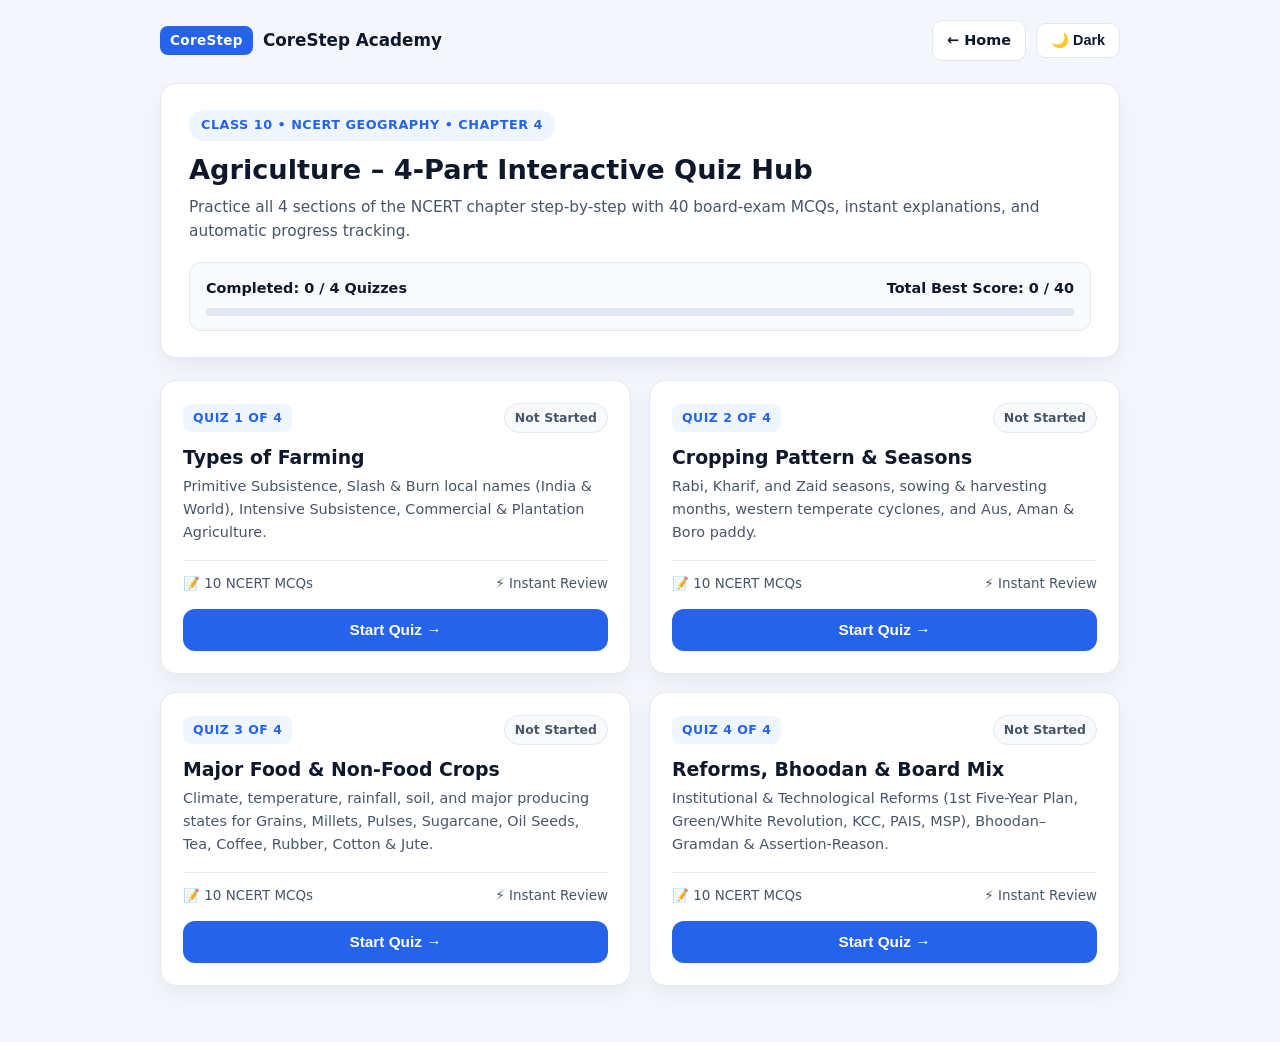
<file: assets/class_10/social_science/quizzes/geo-ch4-quiz.html>
<!doctype html>
<html lang="en" data-theme="light">
  <head>
    <meta charset="UTF-8" />
    <meta name="viewport" content="width=device-width, initial-scale=1.0" />
    <title>
      Class 10 Geography Ch 4: Agriculture – 4-Quiz Hub | CoreStep Academy
    </title>
    <style>
      :root {
        --bg: #f4f6fb;
        --surface: #ffffff;
        --surface-alt: #f8fafc;
        --text: #0f172a;
        --muted: #475569;
        --border: #e2e8f0;
        --primary: #2563eb;
        --primary-hover: #1d4ed8;
        --primary-soft: #eff6ff;
        --correct: #16a34a;
        --correct-bg: #dcfce7;
        --wrong: #dc2626;
        --wrong-bg: #fee2e2;
        --radius: 16px;
        --shadow: 0 10px 25px -5px rgba(15, 23, 42, 0.08);
      }

      [data-theme="dark"] {
        --bg: #0b1120;
        --surface: #111827;
        --surface-alt: #1e293b;
        --text: #f8fafc;
        --muted: #94a3b8;
        --border: #334155;
        --primary: #3b82f6;
        --primary-hover: #60a5fa;
        --primary-soft: rgba(59, 130, 246, 0.16);
        --correct: #22c55e;
        --correct-bg: rgba(34, 197, 94, 0.16);
        --wrong: #ef4444;
        --wrong-bg: rgba(239, 68, 68, 0.16);
        --shadow: 0 10px 25px -5px rgba(0, 0, 0, 0.45);
      }

      * {
        box-sizing: border-box;
        margin: 0;
        padding: 0;
      }

      body {
        font-family:
          system-ui,
          -apple-system,
          BlinkMacSystemFont,
          "Segoe UI",
          Roboto,
          sans-serif;
        background: var(--bg);
        color: var(--text);
        line-height: 1.6;
        min-height: 100vh;
        padding: 20px 16px 56px;
        transition:
          background 0.25s ease,
          color 0.25s ease;
      }

      .container {
        max-width: 960px;
        margin: 0 auto;
      }

      /* Top Bar */
      .topbar {
        display: flex;
        justify-content: space-between;
        align-items: center;
        gap: 12px;
        margin-bottom: 22px;
        flex-wrap: wrap;
      }

      .brand {
        display: flex;
        align-items: center;
        gap: 10px;
        text-decoration: none;
        color: var(--text);
        font-weight: 700;
        font-size: 1.05rem;
      }

      .brand-badge {
        background: var(--primary);
        color: #fff;
        padding: 4px 10px;
        border-radius: 8px;
        font-size: 0.85rem;
        letter-spacing: 0.3px;
      }

      .topbar-actions {
        display: flex;
        align-items: center;
        gap: 10px;
      }

      .btn-ghost {
        background: var(--surface);
        color: var(--text);
        border: 1px solid var(--border);
        padding: 8px 14px;
        border-radius: 10px;
        font-size: 0.9rem;
        font-weight: 600;
        cursor: pointer;
        text-decoration: none;
        transition: all 0.2s ease;
      }

      .btn-ghost:hover {
        border-color: var(--primary);
        color: var(--primary);
      }

      /* Hub Hero */
      .hero-card {
        background: var(--surface);
        border: 1px solid var(--border);
        border-radius: var(--radius);
        padding: 26px 28px;
        box-shadow: var(--shadow);
        margin-bottom: 22px;
      }

      .hero-tag {
        display: inline-block;
        background: var(--primary-soft);
        color: var(--primary);
        font-weight: 700;
        font-size: 0.8rem;
        padding: 5px 12px;
        border-radius: 999px;
        margin-bottom: 12px;
        text-transform: uppercase;
        letter-spacing: 0.5px;
      }

      h1 {
        font-size: 1.7rem;
        line-height: 1.25;
        margin-bottom: 8px;
      }

      .subtitle {
        color: var(--muted);
        font-size: 0.96rem;
        margin-bottom: 18px;
      }

      .overall-progress-wrap {
        background: var(--surface-alt);
        border: 1px solid var(--border);
        border-radius: 12px;
        padding: 14px 16px;
      }

      .overall-row {
        display: flex;
        justify-content: space-between;
        align-items: center;
        font-size: 0.9rem;
        font-weight: 600;
        margin-bottom: 8px;
        flex-wrap: wrap;
        gap: 8px;
      }

      .progress-track {
        width: 100%;
        height: 8px;
        background: var(--border);
        border-radius: 999px;
        overflow: hidden;
      }

      .progress-fill {
        height: 100%;
        background: var(--primary);
        width: 0%;
        transition: width 0.35s ease;
      }

      /* 4-Quiz Bento Grid */
      .quiz-grid {
        display: grid;
        grid-template-columns: repeat(2, 1fr);
        gap: 18px;
      }

      .quiz-card {
        background: var(--surface);
        border: 1px solid var(--border);
        border-radius: var(--radius);
        padding: 22px;
        box-shadow: var(--shadow);
        display: flex;
        flex-direction: column;
        justify-content: space-between;
        transition:
          transform 0.18s ease,
          border-color 0.18s ease;
      }

      .quiz-card:hover {
        transform: translateY(-3px);
        border-color: var(--primary);
      }

      .quiz-card-top {
        display: flex;
        justify-content: space-between;
        align-items: center;
        margin-bottom: 12px;
        gap: 8px;
      }

      .quiz-num {
        font-size: 0.78rem;
        font-weight: 800;
        text-transform: uppercase;
        letter-spacing: 0.5px;
        color: var(--primary);
        background: var(--primary-soft);
        padding: 4px 10px;
        border-radius: 8px;
      }

      .status-badge {
        font-size: 0.78rem;
        font-weight: 700;
        padding: 4px 10px;
        border-radius: 999px;
        background: var(--surface-alt);
        color: var(--muted);
        border: 1px solid var(--border);
      }

      .status-badge.done {
        background: var(--correct-bg);
        color: var(--correct);
        border-color: var(--correct);
      }

      .quiz-card h2 {
        font-size: 1.18rem;
        margin-bottom: 6px;
        line-height: 1.3;
      }

      .quiz-card p {
        font-size: 0.9rem;
        color: var(--muted);
        margin-bottom: 16px;
      }

      .quiz-card-meta {
        display: flex;
        justify-content: space-between;
        align-items: center;
        font-size: 0.84rem;
        color: var(--muted);
        padding-top: 12px;
        border-top: 1px solid var(--border);
        margin-bottom: 14px;
      }

      /* Primary & Secondary Buttons */
      .btn-primary {
        background: var(--primary);
        color: #fff;
        border: none;
        padding: 12px 20px;
        border-radius: 12px;
        font-size: 0.96rem;
        font-weight: 700;
        cursor: pointer;
        transition: background 0.2s ease;
        display: inline-flex;
        align-items: center;
        justify-content: center;
        gap: 8px;
      }

      .btn-primary:hover {
        background: var(--primary-hover);
      }

      .btn-primary:disabled {
        opacity: 0.45;
        cursor: not-allowed;
      }

      .btn-full {
        width: 100%;
      }

      .btn-whatsapp {
        background: #16a34a;
        color: #fff;
        border: none;
        padding: 12px 18px;
        border-radius: 12px;
        font-size: 0.94rem;
        font-weight: 700;
        cursor: pointer;
      }

      .btn-whatsapp:hover {
        background: #15803d;
      }

      /* Active Quiz Card */
      .card {
        background: var(--surface);
        border: 1px solid var(--border);
        border-radius: var(--radius);
        padding: 28px;
        box-shadow: var(--shadow);
        max-width: 780px;
        margin: 0 auto;
      }

      .active-header {
        display: flex;
        justify-content: space-between;
        align-items: center;
        gap: 10px;
        margin-bottom: 16px;
        flex-wrap: wrap;
      }

      .quiz-meta {
        display: flex;
        justify-content: space-between;
        align-items: center;
        margin-bottom: 12px;
        font-size: 0.9rem;
        font-weight: 600;
        color: var(--muted);
        flex-wrap: wrap;
        gap: 8px;
      }

      .pill {
        background: var(--surface-alt);
        border: 1px solid var(--border);
        padding: 4px 12px;
        border-radius: 999px;
        color: var(--text);
      }

      .topic-tag {
        font-size: 0.78rem;
        font-weight: 700;
        color: var(--primary);
        text-transform: uppercase;
        letter-spacing: 0.5px;
        margin: 18px 0 8px;
        display: block;
      }

      .question-text {
        font-size: 1.18rem;
        font-weight: 700;
        margin-bottom: 20px;
        white-space: pre-line;
      }

      .options-list {
        display: grid;
        gap: 12px;
        margin-bottom: 20px;
      }

      .option-btn {
        display: flex;
        align-items: flex-start;
        gap: 12px;
        width: 100%;
        text-align: left;
        padding: 14px 16px;
        background: var(--surface-alt);
        color: var(--text);
        border: 2px solid var(--border);
        border-radius: 12px;
        font-size: 0.97rem;
        font-weight: 500;
        cursor: pointer;
        transition: all 0.18s ease;
      }

      .option-btn:hover:not(:disabled) {
        border-color: var(--primary);
        background: var(--primary-soft);
      }

      .option-btn:disabled {
        cursor: default;
      }

      .option-key {
        flex-shrink: 0;
        width: 28px;
        height: 28px;
        border-radius: 8px;
        background: var(--surface);
        border: 1px solid var(--border);
        display: flex;
        align-items: center;
        justify-content: center;
        font-weight: 700;
        font-size: 0.85rem;
      }

      .option-btn.correct {
        border-color: var(--correct);
        background: var(--correct-bg);
      }

      .option-btn.correct .option-key {
        background: var(--correct);
        color: #fff;
        border-color: var(--correct);
      }

      .option-btn.wrong {
        border-color: var(--wrong);
        background: var(--wrong-bg);
      }

      .option-btn.wrong .option-key {
        background: var(--wrong);
        color: #fff;
        border-color: var(--wrong);
      }

      .explanation {
        display: none;
        background: var(--surface-alt);
        border-left: 4px solid var(--primary);
        padding: 14px 16px;
        border-radius: 10px;
        margin-bottom: 20px;
        font-size: 0.94rem;
      }

      .explanation.show {
        display: block;
      }

      .explanation strong {
        display: block;
        margin-bottom: 4px;
        color: var(--primary);
      }

      .quiz-footer {
        display: flex;
        justify-content: space-between;
        align-items: center;
        gap: 10px;
        flex-wrap: wrap;
      }

      /* Result Screen */
      .result-center {
        text-align: center;
        margin-bottom: 22px;
      }

      .score-circle {
        width: 134px;
        height: 134px;
        border-radius: 50%;
        background: var(--primary-soft);
        border: 6px solid var(--primary);
        display: flex;
        flex-direction: column;
        align-items: center;
        justify-content: center;
        margin: 12px auto 18px;
      }

      .score-circle .big {
        font-size: 2rem;
        font-weight: 800;
        color: var(--primary);
        line-height: 1.1;
      }

      .score-circle .small {
        font-size: 0.85rem;
        color: var(--muted);
        font-weight: 600;
      }

      .action-row {
        display: flex;
        gap: 10px;
        justify-content: center;
        flex-wrap: wrap;
        margin-bottom: 26px;
      }

      .review-title {
        font-size: 1.12rem;
        margin-bottom: 14px;
        padding-top: 16px;
        border-top: 1px solid var(--border);
      }

      .review-item {
        background: var(--surface-alt);
        border: 1px solid var(--border);
        border-radius: 12px;
        padding: 14px 16px;
        margin-bottom: 12px;
        font-size: 0.92rem;
      }

      .review-item.is-correct {
        border-left: 4px solid var(--correct);
      }

      .review-item.is-wrong {
        border-left: 4px solid var(--wrong);
      }

      .review-q {
        font-weight: 700;
        margin-bottom: 6px;
      }

      .text-correct {
        color: var(--correct);
        font-weight: 700;
      }
      .text-wrong {
        color: var(--wrong);
        font-weight: 700;
      }

      .hidden {
        display: none !important;
      }

      @media (max-width: 700px) {
        .quiz-grid {
          grid-template-columns: 1fr;
        }
        .hero-card,
        .card {
          padding: 20px 16px;
        }
        h1 {
          font-size: 1.38rem;
        }
      }
    </style>
  </head>
  <body>
    <div class="container">
      <!-- Top Navigation -->
      <header class="topbar">
        <a href="../../../../index.html" class="brand">
          <span class="brand-badge">CoreStep</span>
          <span>CoreStep Academy</span>
        </a>
        <div class="topbar-actions">
          <a href="../../../../index.html" class="btn-ghost">← Home</a>
          <button id="themeToggle" class="btn-ghost" type="button">
            🌙 Dark
          </button>
        </div>
      </header>

      <!-- 4-QUIZ HUB SCREEN -->
      <main id="hubScreen">
        <section class="hero-card">
          <span class="hero-tag">Class 10 • NCERT Geography • Chapter 4</span>
          <h1>Agriculture – 4-Part Interactive Quiz Hub</h1>
          <p class="subtitle">
            Practice all 4 sections of the NCERT chapter step-by-step with 40
            board-exam MCQs, instant explanations, and automatic progress
            tracking.
          </p>

          <div class="overall-progress-wrap">
            <div class="overall-row">
              <span id="overallStatus">Completed: 0 / 4 Quizzes</span>
              <span id="overallScore">Total Best Score: 0 / 40</span>
            </div>
            <div class="progress-track">
              <div id="overallFill" class="progress-fill"></div>
            </div>
          </div>
        </section>

        <section id="quizGrid" class="quiz-grid"></section>
      </main>

      <!-- ACTIVE QUIZ SCREEN -->
      <section id="quizScreen" class="card hidden">
        <div class="active-header">
          <button id="backToHubBtn" class="btn-ghost" type="button">
            ← All 4 Quizzes
          </button>
          <strong id="activeQuizTitle" style="font-size: 0.98rem"
            >Quiz Title</strong
          >
        </div>

        <div class="quiz-meta">
          <span id="qCounter" class="pill">Question 1 / 10</span>
          <span id="scoreBadge" class="pill">Score: 0</span>
          <span id="timerBadge" class="pill">⏱ 00:00</span>
        </div>

        <div class="progress-track">
          <div id="progressFill" class="progress-fill"></div>
        </div>

        <span id="topicTag" class="topic-tag">Topic</span>
        <div id="questionText" class="question-text"></div>
        <div id="optionsList" class="options-list"></div>

        <div id="explanationBox" class="explanation">
          <strong>NCERT Explanation</strong>
          <span id="explanationText"></span>
        </div>

        <div class="quiz-footer">
          <span style="font-size: 0.85rem; color: var(--muted)"
            >Select an option to continue</span
          >
          <button id="nextBtn" class="btn-primary" type="button" disabled>
            Next Question →
          </button>
        </div>
      </section>

      <!-- RESULT SCREEN -->
      <section id="resultScreen" class="card hidden">
        <div class="result-center">
          <span id="resultQuizBadge" class="hero-tag">Quiz Completed</span>
          <div class="score-circle">
            <span id="finalScore" class="big">0/10</span>
            <span id="finalPercent" class="small">0%</span>
          </div>
          <h2 id="resultHeading">Great Effort!</h2>
          <p id="resultSummary" class="subtitle"></p>
        </div>

        <div class="action-row">
          <button id="resultHubBtn" class="btn-ghost" type="button">
            ← All 4 Quizzes
          </button>
          <button id="retakeBtn" class="btn-ghost" type="button">
            ↻ Retake Quiz
          </button>
          <button id="nextQuizBtn" class="btn-primary" type="button">
            Next Quiz →
          </button>
          <button id="shareBtn" class="btn-whatsapp" type="button">
            Share on WhatsApp
          </button>
        </div>

        <h3 class="review-title">Detailed Answer Review</h3>
        <div id="reviewContainer"></div>
      </section>
    </div>

    <script>
      const quizzes = [
        {
          id: "quiz1",
          number: "Quiz 1 of 4",
          title: "Types of Farming",
          description:
            "Primitive Subsistence, Slash & Burn local names (India & World), Intensive Subsistence, Commercial & Plantation Agriculture.",
          questions: [
            {
              topic: "Overview",
              question:
                "Roughly what proportion of India's population is engaged in agricultural activities?",
              options: ["One-fourth", "One-third", "Half", "Two-thirds"],
              answer: 3,
              explanation:
                "India is an agriculturally important country where two-thirds of the population is engaged in agricultural activities.",
            },
            {
              topic: "Primitive Subsistence Farming",
              question:
                "Which set of tools is characteristic of Primitive Subsistence Farming?",
              options: [
                "Tractors, combine harvesters, and tubewells",
                "Hoe, dao, and digging sticks",
                "HYV seed drills and chemical sprayers",
                "Power tillers and drip irrigation pipes",
              ],
              answer: 1,
              explanation:
                "Primitive subsistence farming is practised on small patches of land using primitive tools like hoe, dao, and digging sticks with family or community labour.",
            },
            {
              topic: "Slash & Burn – India",
              question:
                "What is 'slash and burn' agriculture known as in the North-Eastern states of Assam, Meghalaya, Mizoram, and Nagaland?",
              options: ["Podu", "Bewar", "Jhumming", "Kumari"],
              answer: 2,
              explanation:
                "In Assam, Meghalaya, Mizoram, and Nagaland, slash and burn agriculture is locally known as Jhumming.",
            },
            {
              topic: "Slash & Burn – India",
              question:
                "Match the Indian local name 'Dipa' for slash and burn agriculture with its correct region:",
              options: [
                "Bastar district of Chhattisgarh and Andaman & Nicobar Islands",
                "Western Ghats",
                "South-eastern Rajasthan",
                "Himalayan belt",
              ],
              answer: 0,
              explanation:
                "'Dipa' is used in Bastar district of Chhattisgarh and in the Andaman and Nicobar Islands.",
            },
            {
              topic: "Slash & Burn – India",
              question:
                "In which state is slash and burn agriculture locally called 'Bewar' or 'Dahiya'?",
              options: [
                "Odisha",
                "Madhya Pradesh",
                "Jharkhand",
                "Andhra Pradesh",
              ],
              answer: 1,
              explanation:
                "In Madhya Pradesh, slash and burn cultivation is called Bewar or Dahiya. (Podu/Penda is in Andhra Pradesh, Kuruwa in Jharkhand, and Pama Dabi/Koman/Bringa in Odisha.)",
            },
            {
              topic: "Slash & Burn – World",
              question:
                "Which of the following pairs correctly matches a global local name of 'slash and burn' farming with its country/region?",
              options: [
                "Milpa – Mexico and Central America",
                "Ladang – Brazil",
                "Roca – Indonesia",
                "Conuco – Vietnam",
              ],
              answer: 0,
              explanation:
                "Milpa is in Mexico & Central America, Conuco in Venezuela, Roca in Brazil, Masole in Central Africa, Ladang in Indonesia, and Ray in Vietnam.",
            },
            {
              topic: "Intensive Subsistence Farming",
              question:
                "Why have land-holding sizes become uneconomical in areas of Intensive Subsistence Farming?",
              options: [
                "Due to shifting cultivation every two years",
                "Due to the 'right of inheritance' dividing land among successive generations",
                "Because plantations occupy all fertile land",
                "Due to lack of monsoon rainfall",
              ],
              answer: 1,
              explanation:
                "The 'right of inheritance' leads to division of land among successive generations, making land holdings smaller and uneconomical while farmers keep extracting maximum output from limited land.",
            },
            {
              topic: "Commercial Farming",
              question:
                "Which of the following is the main characteristic of Commercial Farming?",
              options: [
                "Zero use of chemical fertilisers",
                "Dependence strictly on natural soil fertility",
                "Use of higher doses of modern inputs like HYV seeds, chemical fertilisers, insecticides, and pesticides",
                "Use of only family labour on tiny plots",
              ],
              answer: 2,
              explanation:
                "Commercial farming relies on higher doses of modern inputs—HYV seeds, chemical fertilisers, insecticides, and pesticides—to achieve higher productivity.",
            },
            {
              topic: "Regional Variation",
              question:
                "Rice is a commercial crop in Haryana and Punjab, whereas in Odisha it is mainly a:",
              options: [
                "Plantation crop",
                "Subsistence crop",
                "Fibre crop",
                "Zaid crop",
              ],
              answer: 1,
              explanation:
                "The degree of commercialisation varies by region: rice is a commercial crop in Punjab and Haryana, but a subsistence crop in Odisha.",
            },
            {
              topic: "Plantation Agriculture",
              question: "Which statement is TRUE about Plantation Agriculture?",
              options: [
                "Multiple food grains are grown together on small plots",
                "A single crop is grown over a large area as an interface of agriculture and industry",
                "It requires minimal capital and no transport network",
                "All produce is consumed directly by the farmer's family",
              ],
              answer: 1,
              explanation:
                "In plantation agriculture, a single crop (like tea, coffee, rubber, sugarcane, or banana) is grown on a large area using capital-intensive inputs and migrant labour, serving as industrial raw material.",
            },
          ],
        },
        {
          id: "quiz2",
          number: "Quiz 2 of 4",
          title: "Cropping Pattern & Seasons",
          description:
            "Rabi, Kharif, and Zaid seasons, sowing & harvesting months, western temperate cyclones, and Aus, Aman & Boro paddy.",
          questions: [
            {
              topic: "Cropping Seasons",
              question:
                "How many main cropping seasons does India have according to NCERT?",
              options: [
                "Two (Rabi and Kharif)",
                "Three (Rabi, Kharif, and Zaid)",
                "Four (Spring, Summer, Autumn, Winter)",
                "Only one monsoon season",
              ],
              answer: 1,
              explanation:
                "India has three cropping seasons: Rabi, Kharif, and Zaid.",
            },
            {
              topic: "Rabi Season",
              question: "When are Rabi crops sown and harvested in India?",
              options: [
                "Sown in June–July; harvested in September–October",
                "Sown in October–December; harvested in April–June",
                "Sown in March–April; harvested in June",
                "Sown in August; harvested in December",
              ],
              answer: 1,
              explanation:
                "Rabi crops are sown in winter from October to December and harvested in summer from April to June.",
            },
            {
              topic: "Rabi Crops",
              question:
                "Which of the following groups consists ONLY of Rabi crops?",
              options: [
                "Wheat, barley, peas, gram, and mustard",
                "Paddy, maize, jowar, bajra, and cotton",
                "Watermelon, muskmelon, and cucumber",
                "Jute, groundnut, soyabean, and urad",
              ],
              answer: 0,
              explanation:
                "Wheat, barley, peas, gram, and mustard are important Rabi crops.",
            },
            {
              topic: "Rabi Climate Factor",
              question:
                "Availability of precipitation during winter months due to which weather phenomenon helps in the success of Rabi crops?",
              options: [
                "South-West Monsoon",
                "Western temperate cyclones",
                "Tropical cyclones from the Bay of Bengal",
                "Loo winds",
              ],
              answer: 1,
              explanation:
                "Winter precipitation from western temperate cyclones, along with the success of the Green Revolution, aids Rabi crop production in north and north-western India.",
            },
            {
              topic: "Kharif Season",
              question: "When are Kharif crops sown and harvested?",
              options: [
                "Sown in October; harvested in April",
                "Sown with the onset of monsoon (June–July); harvested in September–October",
                "Sown in March; harvested in May",
                "Sown in January; harvested in August",
              ],
              answer: 1,
              explanation:
                "Kharif crops are grown with the onset of monsoon in different parts of the country and harvested in September–October.",
            },
            {
              topic: "Kharif Crops",
              question: "Which of the following is NOT a Kharif crop?",
              options: ["Paddy", "Cotton", "Groundnut", "Mustard"],
              answer: 3,
              explanation:
                "Mustard is a Rabi crop. Paddy, cotton, groundnut, maize, jowar, bajra, tur, moong, urad, jute, and soyabean are Kharif crops.",
            },
            {
              topic: "Paddy Crops",
              question:
                "In Assam, West Bengal, and Odisha, three crops of paddy are grown in a single year. What are they called?",
              options: [
                "Rabi, Kharif, and Zaid",
                "Aus, Aman, and Boro",
                "Jhumming, Dipa, and Pamlou",
                "Arabica, Robusta, and Liberica",
              ],
              answer: 1,
              explanation:
                "In states like Assam, West Bengal, and Odisha, three crops of paddy are grown in a year: Aus, Aman, and Boro.",
            },
            {
              topic: "Zaid Season",
              question:
                "The short summer cropping season occurring between the Rabi and Kharif seasons is known as:",
              options: ["Kharif", "Zaid", "Boro", "Monsoon"],
              answer: 1,
              explanation:
                "In between the Rabi and the Kharif seasons, there is a short season during the summer months known as the Zaid season.",
            },
            {
              topic: "Zaid Crops",
              question:
                "Which set of crops is produced during the Zaid season?",
              options: [
                "Watermelon, muskmelon, cucumber, vegetables, and fodder crops",
                "Wheat, gram, and barley",
                "Cotton, jute, and soyabean",
                "Tea, coffee, and rubber",
              ],
              answer: 0,
              explanation:
                "Some crops produced during 'Zaid' are watermelon, muskmelon, cucumber, vegetables, and fodder crops.",
            },
            {
              topic: "Crop Duration",
              question:
                "Which crop mentioned in the Cropping Pattern section takes almost a full year to grow?",
              options: ["Maize", "Wheat", "Sugarcane", "Cucumber"],
              answer: 2,
              explanation:
                "NCERT specifically notes under the Zaid season section that sugarcane takes almost a year to grow.",
            },
          ],
        },
        {
          id: "quiz3",
          number: "Quiz 3 of 4",
          title: "Major Food & Non-Food Crops",
          description:
            "Climate, temperature, rainfall, soil, and major producing states for Grains, Millets, Pulses, Sugarcane, Oil Seeds, Tea, Coffee, Rubber, Cotton & Jute.",
          questions: [
            {
              topic: "Food Grains – Rice",
              question:
                "What temperature and rainfall conditions are required for Rice cultivation?",
              options: [
                "Above 25°C, high humidity, and annual rainfall above 100 cm",
                "10°C–15°C and rainfall below 40 cm",
                "21°C–27°C and 50–75 cm rainfall",
                "Cool climate and 210 frost-free days",
              ],
              answer: 0,
              explanation:
                "Rice is a Kharif crop requiring high temperature (above 25°C), high humidity, and annual rainfall above 100 cm. India is the 2nd largest producer after China.",
            },
            {
              topic: "Food Grains – Wheat",
              question:
                "Which are the two important wheat-growing zones in India?",
              options: [
                "Coastal Odisha and Konkan coast",
                "Ganga-Satluj plains in the north-west and black soil region of the Deccan",
                "Brahmaputra valley and Sundarbans delta",
                "Thar desert and Garo hills",
              ],
              answer: 1,
              explanation:
                "Wheat requires a cool growing season, bright sunshine at ripening, and 50–75 cm rainfall. Its two major zones are the Ganga-Satluj plains (north-west) and the black soil region of the Deccan.",
            },
            {
              topic: "Millets",
              question:
                "Which millet is very rich in iron, calcium, other micronutrients, and roughage?",
              options: ["Jowar", "Bajra", "Ragi", "Barley"],
              answer: 2,
              explanation:
                "Ragi is a crop of dry regions growing on red, black, sandy, loamy, and shallow black soils, and is very rich in iron, calcium, micronutrients, and roughage.",
            },
            {
              topic: "Maize",
              question:
                "Which crop is used as both food and fodder, grows well in old alluvial soil, and is grown in the Rabi season in Bihar?",
              options: ["Jowar", "Maize", "Bajra", "Gram"],
              answer: 1,
              explanation:
                "Maize requires 21°C–27°C and old alluvial soil. It is a Kharif crop in most states, but in Bihar it is also grown in the Rabi season.",
            },
            {
              topic: "Pulses",
              question:
                "Being leguminous crops, all pulses help restore soil fertility by fixing nitrogen from the air EXCEPT:",
              options: ["Moong", "Urad", "Arhar (Tur)", "Masur"],
              answer: 2,
              explanation:
                "All pulses except Arhar (Tur) fix atmospheric nitrogen, which is why they are mostly grown in rotation with other crops.",
            },
            {
              topic: "Oil Seeds",
              question:
                "Which oilseed is a Kharif crop in North India and a Rabi crop in South India?",
              options: ["Groundnut", "Mustard", "Linseed", "Sesamum (Til)"],
              answer: 3,
              explanation:
                "Sesamum (til) is a Kharif crop in the north and a Rabi crop in the south. Groundnut is Kharif (Gujarat is the largest producer), linseed & mustard are Rabi, and castor is grown in both seasons.",
            },
            {
              topic: "Beverage Crops – Coffee",
              question:
                "Indian coffee of the 'Arabica' variety was initially brought from Yemen and introduced on which hills?",
              options: [
                "Baba Budan Hills",
                "Garo Hills",
                "Darjeeling Hills",
                "Aravalli Hills",
              ],
              answer: 0,
              explanation:
                "Coffee cultivation was introduced on the Baba Budan Hills and even today is mainly confined to the Nilgiri hills in Karnataka, Kerala, and Tamil Nadu.",
            },
            {
              topic: "Non-Food Crops – Rubber",
              question:
                "Which crop is an equatorial crop requiring moist and humid climate with rainfall above 200 cm and temperature above 25°C?",
              options: ["Cotton", "Jute", "Rubber", "Sugarcane"],
              answer: 2,
              explanation:
                "Rubber is an equatorial crop (also grown in tropical/subtropical areas under special conditions) requiring >200 cm rainfall and >25°C temperature. Major areas: Kerala, Tamil Nadu, Karnataka, A&N Islands, and Garo hills of Meghalaya.",
            },
            {
              topic: "Fibre Crops – Cotton",
              question:
                "How many frost-free days and months to mature does Cotton require?",
              options: [
                "100 frost-free days and 3–4 months",
                "210 frost-free days and 6–8 months",
                "300 frost-free days and 12 months",
                "120 frost-free days and 5 months",
              ],
              answer: 1,
              explanation:
                "Cotton is a Kharif crop growing well in drier parts of black cotton soil, requiring high temperature, light rainfall/irrigation, 210 frost-free days, bright sunshine, and 6 to 8 months to mature.",
            },
            {
              topic: "Fibre Crops – Jute",
              question:
                "Why is Jute (the 'golden fibre') losing its market in recent years?",
              options: [
                "Because West Bengal stopped producing jute",
                "Because it cannot be used for ropes or mats",
                "Due to its high cost compared to synthetic fibres and packing materials like nylon",
                "Because flood-plain soils are no longer fertile",
              ],
              answer: 2,
              explanation:
                "Due to its high cost, jute is losing market to synthetic fibres and packing materials, particularly nylon.",
            },
          ],
        },
        {
          id: "quiz4",
          number: "Quiz 4 of 4",
          title: "Reforms, Bhoodan & Board Mix",
          description:
            "Institutional & Technological Reforms (1st Five-Year Plan, Green/White Revolution, KCC, PAIS, MSP), Bhoodan–Gramdan & Assertion-Reason.",
          questions: [
            {
              topic: "Post-Independence Reforms",
              question:
                "What was the main focus of India's First Five-Year Plan regarding agriculture?",
              options: [
                "Introduction of Kissan Credit Card",
                "Land reform (collectivisation, consolidation of holdings, cooperation, and abolition of Zamindari)",
                "White Revolution (Operation Flood)",
                "Export of horticulture crops",
              ],
              answer: 1,
              explanation:
                "Land reform—including collectivisation, consolidation of holdings, cooperation, and abolition of Zamindari—was the main focus of the First Five-Year Plan.",
            },
            {
              topic: "Technological Reforms (1960s–70s)",
              question:
                "Which two major revolutions were introduced in the 1960s and 1970s to improve Indian agriculture?",
              options: [
                "Blue Revolution and Yellow Revolution",
                "Green Revolution (package technology) and White Revolution (Operation Flood)",
                "Golden Revolution and Silver Revolution",
                "Industrial Revolution and Digital Revolution",
              ],
              answer: 1,
              explanation:
                "The Green Revolution (based on package technology) and the White Revolution (Operation Flood for milk production) were launched in the 1960s and 1970s.",
            },
            {
              topic: "1980s–90s Land Development",
              question:
                "Which of the following schemes were introduced by the Government of India specifically for the benefit of farmers?",
              options: [
                "Kissan Credit Card (KCC) and Personal Accident Insurance Scheme (PAIS)",
                "Zamindari Act and Land Fragmentation Scheme",
                "Sericulture Subsidy and Nylon Promotion Act",
                "Only international export tariffs",
              ],
              answer: 0,
              explanation:
                "Under the comprehensive land development programme, Kissan Credit Card (KCC) and Personal Accident Insurance Scheme (PAIS) were introduced alongside crop insurance and Grameen banks.",
            },
            {
              topic: "Price Protection",
              question:
                "Why does the government announce Minimum Support Price (MSP), remunerative, and procurement prices for important crops?",
              options: [
                "To increase taxes on farmers",
                "To check the exploitation of farmers by speculators and middlemen",
                "To encourage slash and burn cultivation",
                "To replace food crops with rubber",
              ],
              answer: 1,
              explanation:
                "MSP, remunerative, and procurement prices protect farmers from exploitation by speculators and middlemen.",
            },
            {
              topic: "Bhoodan–Gramdan",
              question:
                "Who was declared by Mahatma Gandhi as his spiritual heir and initiated the Bhoodan–Gramdan movement?",
              options: [
                "Jawaharlal Nehru",
                "Vinoba Bhave",
                "Shri Ram Chandra Reddy",
                "Sardar Vallabhbhai Patel",
              ],
              answer: 1,
              explanation:
                "Vinoba Bhave, Mahatma Gandhi's spiritual heir, undertook a padyatra across India to spread Gandhiji's message of Gram Swarajya and initiated the Bhoodan–Gramdan movement.",
            },
            {
              topic: "Bhoodan–Gramdan",
              question:
                "At Pochampally (in present-day Telangana), who offered 80 acres of land to be distributed among 80 landless villagers?",
              options: [
                "Vinoba Bhave",
                "Shri Ram Chandra Reddy",
                "Mahatma Gandhi",
                "Subhas Chandra Bose",
              ],
              answer: 1,
              explanation:
                "At Pochampally, Shri Ram Chandra Reddy stood up and offered 80 acres of land for 80 landless villagers—an act known as Bhoodan.",
            },
            {
              topic: "Bhoodan–Gramdan",
              question:
                "What was the donation of entire villages by zamindars for distribution among the landless called?",
              options: ["Bhoodan", "Gramdan", "Zamindari", "Consolidation"],
              answer: 1,
              explanation:
                "When zamindars (owners of many villages) offered to distribute entire villages among the landless, it was known as Gramdan.",
            },
            {
              topic: "Bhoodan–Gramdan",
              question:
                "Why is the Bhoodan–Gramdan movement also known as the 'Blood-less Revolution'?",
              options: [
                "Because it banned animal husbandry",
                "Because it aimed at voluntary land redistribution through persuasion rather than violence",
                "Because it was launched during winter",
                "Because it used modern irrigation instead of rainfall",
              ],
              answer: 1,
              explanation:
                "Because land was redistributed through voluntary donation and persuasion without any violence, it is called the Blood-less Revolution.",
            },
            {
              topic: "Board Exam – Horticulture",
              question:
                "Which pair of fruit and famous producing region is INCORRECT according to NCERT?",
              options: [
                "Oranges – Nagpur and Cherrapunjee (Meghalaya)",
                "Lichi and Guava – Uttar Pradesh and Bihar",
                "Pineapples – Meghalaya",
                "Apples and Walnuts – Kerala and Tamil Nadu",
              ],
              answer: 3,
              explanation:
                "Apples, pears, apricots, and walnuts are famous temperate fruits of Jammu & Kashmir and Himachal Pradesh—not Kerala and Tamil Nadu.",
            },
            {
              topic: "Board Exam – Assertion & Reason",
              question:
                "Assertion (A): Tea cultivation is a labour-intensive industry.\nReason (R): Tea bushes require a warm and moist frost-free climate all through the year.\n\nChoose the correct option:",
              options: [
                "Both A and R are true, and R is the correct explanation of A.",
                "Both A and R are true, but R is NOT the correct explanation of A.",
                "A is true, but R is false.",
                "A is false, but R is true.",
              ],
              answer: 1,
              explanation:
                "Both statements are true per NCERT, but the climatic condition (R) does not explain why tea cultivation requires abundant, cheap, and skilled labour (A).",
            },
          ],
        },
      ];

      const STORAGE_KEY = "corestep_c10_geo_ch4_progress";

      const hubScreen = document.getElementById("hubScreen");
      const quizGrid = document.getElementById("quizGrid");
      const overallStatus = document.getElementById("overallStatus");
      const overallScore = document.getElementById("overallScore");
      const overallFill = document.getElementById("overallFill");

      const quizScreen = document.getElementById("quizScreen");
      const resultScreen = document.getElementById("resultScreen");

      const activeQuizTitle = document.getElementById("activeQuizTitle");
      const qCounter = document.getElementById("qCounter");
      const scoreBadge = document.getElementById("scoreBadge");
      const timerBadge = document.getElementById("timerBadge");
      const progressFill = document.getElementById("progressFill");
      const topicTag = document.getElementById("topicTag");
      const questionText = document.getElementById("questionText");
      const optionsList = document.getElementById("optionsList");
      const explanationBox = document.getElementById("explanationBox");
      const explanationText = document.getElementById("explanationText");
      const nextBtn = document.getElementById("nextBtn");

      const resultQuizBadge = document.getElementById("resultQuizBadge");
      const finalScore = document.getElementById("finalScore");
      const finalPercent = document.getElementById("finalPercent");
      const resultHeading = document.getElementById("resultHeading");
      const resultSummary = document.getElementById("resultSummary");
      const reviewContainer = document.getElementById("reviewContainer");
      const nextQuizBtn = document.getElementById("nextQuizBtn");

      const themeToggle = document.getElementById("themeToggle");

      let activeQuizIdx = 0;
      let currentIndex = 0;
      let score = 0;
      let userAnswers = [];
      let secondsElapsed = 0;
      let timerInterval = null;

      // Theme
      const savedTheme = localStorage.getItem("corestep_theme") || "light";
      applyTheme(savedTheme);
      themeToggle.addEventListener("click", () => {
        const next =
          document.documentElement.getAttribute("data-theme") === "dark"
            ? "light"
            : "dark";
        applyTheme(next);
        localStorage.setItem("corestep_theme", next);
      });

      function applyTheme(theme) {
        document.documentElement.setAttribute("data-theme", theme);
        themeToggle.textContent = theme === "dark" ? "☀️ Light" : "🌙 Dark";
      }

      // Progress Storage
      function loadProgress() {
        try {
          return JSON.parse(localStorage.getItem(STORAGE_KEY)) || {};
        } catch {
          return {};
        }
      }

      function saveBestScore(quizId, newScore) {
        const data = loadProgress();
        const prev = data[quizId] ?? -1;
        if (newScore > prev) {
          data[quizId] = newScore;
          localStorage.setItem(STORAGE_KEY, JSON.stringify(data));
        }
      }

      // Render 4-Quiz Hub
      function renderHub() {
        clearInterval(timerInterval);
        quizScreen.classList.add("hidden");
        resultScreen.classList.add("hidden");
        hubScreen.classList.remove("hidden");

        const progress = loadProgress();
        let completedCount = 0;
        let totalBest = 0;
        const totalPossible = quizzes.reduce(
          (acc, q) => acc + q.questions.length,
          0,
        );

        quizGrid.innerHTML = "";

        quizzes.forEach((quiz, idx) => {
          const best = progress[quiz.id];
          const isDone = typeof best === "number";
          if (isDone) {
            completedCount++;
            totalBest += best;
          }

          const card = document.createElement("article");
          card.className = "quiz-card";
          card.innerHTML = `
          <div>
            <div class="quiz-card-top">
              <span class="quiz-num">${quiz.number}</span>
              <span class="status-badge ${isDone ? "done" : ""}">
                ${isDone ? `Best: ${best}/${quiz.questions.length}` : "Not Started"}
              </span>
            </div>
            <h2>${quiz.title}</h2>
            <p>${quiz.description}</p>
          </div>
          <div>
            <div class="quiz-card-meta">
              <span>📝 ${quiz.questions.length} NCERT MCQs</span>
              <span>⚡ Instant Review</span>
            </div>
            <button class="btn-primary btn-full" type="button" data-idx="${idx}">
              ${isDone ? "Retake Quiz →" : "Start Quiz →"}
            </button>
          </div>
        `;
          card
            .querySelector("button")
            .addEventListener("click", () => startQuiz(idx));
          quizGrid.appendChild(card);
        });

        overallStatus.textContent = `Completed: ${completedCount} / ${quizzes.length} Quizzes`;
        overallScore.textContent = `Total Best Score: ${totalBest} / ${totalPossible}`;
        overallFill.style.width = `${(completedCount / quizzes.length) * 100}%`;
      }

      // Timer
      function formatTime(totalSeconds) {
        const mins = String(Math.floor(totalSeconds / 60)).padStart(2, "0");
        const secs = String(totalSeconds % 60).padStart(2, "0");
        return `${mins}:${secs}`;
      }

      function startTimer() {
        clearInterval(timerInterval);
        secondsElapsed = 0;
        timerBadge.textContent = "⏱ 00:00";
        timerInterval = setInterval(() => {
          secondsElapsed++;
          timerBadge.textContent = `⏱ ${formatTime(secondsElapsed)}`;
        }, 1000);
      }

      // Start Specific Quiz
      function startQuiz(idx) {
        activeQuizIdx = idx;
        currentIndex = 0;
        score = 0;
        userAnswers = [];

        const quiz = quizzes[activeQuizIdx];
        activeQuizTitle.textContent = `${quiz.number}: ${quiz.title}`;

        hubScreen.classList.add("hidden");
        resultScreen.classList.add("hidden");
        quizScreen.classList.remove("hidden");
        window.scrollTo({ top: 0, behavior: "smooth" });

        startTimer();
        renderQuestion();
      }

      function renderQuestion() {
        const quiz = quizzes[activeQuizIdx];
        const q = quiz.questions[currentIndex];
        const letters = ["A", "B", "C", "D"];

        qCounter.textContent = `Question ${currentIndex + 1} / ${quiz.questions.length}`;
        scoreBadge.textContent = `Score: ${score}`;
        progressFill.style.width = `${(currentIndex / quiz.questions.length) * 100}%`;

        topicTag.textContent = q.topic;
        questionText.textContent = q.question;
        explanationBox.classList.remove("show");
        explanationText.textContent = "";
        nextBtn.disabled = true;
        nextBtn.textContent =
          currentIndex === quiz.questions.length - 1
            ? "View Results →"
            : "Next Question →";

        optionsList.innerHTML = "";
        q.options.forEach((optText, optIdx) => {
          const btn = document.createElement("button");
          btn.type = "button";
          btn.className = "option-btn";
          btn.innerHTML = `<span class="option-key">${letters[optIdx]}</span><span>${optText}</span>`;
          btn.addEventListener("click", () => selectOption(optIdx));
          optionsList.appendChild(btn);
        });
      }

      function selectOption(selectedIdx) {
        const quiz = quizzes[activeQuizIdx];
        const q = quiz.questions[currentIndex];
        const buttons = optionsList.querySelectorAll(".option-btn");

        buttons.forEach((btn, idx) => {
          btn.disabled = true;
          if (idx === q.answer) {
            btn.classList.add("correct");
          } else if (idx === selectedIdx) {
            btn.classList.add("wrong");
          }
        });

        const isCorrect = selectedIdx === q.answer;
        if (isCorrect) {
          score++;
          scoreBadge.textContent = `Score: ${score}`;
        }

        userAnswers.push({
          question: q.question,
          selected: q.options[selectedIdx],
          correct: q.options[q.answer],
          isCorrect,
          explanation: q.explanation,
        });

        explanationText.textContent = q.explanation;
        explanationBox.classList.add("show");
        nextBtn.disabled = false;
        progressFill.style.width = `${((currentIndex + 1) / quiz.questions.length) * 100}%`;
      }

      nextBtn.addEventListener("click", () => {
        const quiz = quizzes[activeQuizIdx];
        currentIndex++;
        if (currentIndex < quiz.questions.length) {
          renderQuestion();
        } else {
          showResults();
        }
      });

      function showResults() {
        clearInterval(timerInterval);
        const quiz = quizzes[activeQuizIdx];
        saveBestScore(quiz.id, score);

        quizScreen.classList.add("hidden");
        resultScreen.classList.remove("hidden");
        window.scrollTo({ top: 0, behavior: "smooth" });

        const percent = Math.round((score / quiz.questions.length) * 100);
        resultQuizBadge.textContent = `${quiz.number} • ${quiz.title}`;
        finalScore.textContent = `${score}/${quiz.questions.length}`;
        finalPercent.textContent = `${percent}%`;

        if (percent >= 90) {
          resultHeading.textContent = "Outstanding! Board Exam Ready 🏆";
        } else if (percent >= 70) {
          resultHeading.textContent = "Great Job! Solid Preparation 👍";
        } else if (percent >= 50) {
          resultHeading.textContent = "Good Effort! Revise Weak Areas 📖";
        } else {
          resultHeading.textContent = "Keep Practising! Review NCERT Notes 💪";
        }

        resultSummary.textContent = `You scored ${score} out of ${quiz.questions.length} in ${formatTime(secondsElapsed)}.`;

        if (activeQuizIdx < quizzes.length - 1) {
          nextQuizBtn.classList.remove("hidden");
          nextQuizBtn.textContent = `Start ${quizzes[activeQuizIdx + 1].number} →`;
        } else {
          nextQuizBtn.classList.add("hidden");
        }

        reviewContainer.innerHTML = "";
        userAnswers.forEach((item, index) => {
          const div = document.createElement("div");
          div.className = `review-item ${item.isCorrect ? "is-correct" : "is-wrong"}`;
          div.innerHTML = `
          <div class="review-q">Q${index + 1}. ${item.question.replace(/\n/g, "<br>")}</div>
          <div>Your Answer: <span class="${item.isCorrect ? "text-correct" : "text-wrong"}">${item.selected}</span></div>
          ${!item.isCorrect ? `<div>Correct Answer: <span class="text-correct">${item.correct}</span></div>` : ""}
          <div style="color: var(--muted); margin-top: 6px;"><strong>Explanation:</strong> ${item.explanation}</div>
        `;
          reviewContainer.appendChild(div);
        });
      }

      document
        .getElementById("backToHubBtn")
        .addEventListener("click", renderHub);
      document
        .getElementById("resultHubBtn")
        .addEventListener("click", renderHub);
      document
        .getElementById("retakeBtn")
        .addEventListener("click", () => startQuiz(activeQuizIdx));
      nextQuizBtn.addEventListener("click", () => {
        if (activeQuizIdx < quizzes.length - 1) startQuiz(activeQuizIdx + 1);
      });

      document.getElementById("shareBtn").addEventListener("click", () => {
        const quiz = quizzes[activeQuizIdx];
        const percent = Math.round((score / quiz.questions.length) * 100);
        const text = `🌾 I scored ${score}/${quiz.questions.length} (${percent}%) in ${quiz.number} (${quiz.title}) – Class 10 Geography Ch 4 Agriculture on CoreStep Academy! Try all 4 quizzes here: https://corestepacademy.github.io/assets/quizzes/class-10-sst-geo-ch4-quiz.html`;
        window.open(
          `https://wa.me/?text=${encodeURIComponent(text)}`,
          "_blank",
        );
      });

      // Initialize Hub
      renderHub();
    </script>
  </body>
</html>
</file>
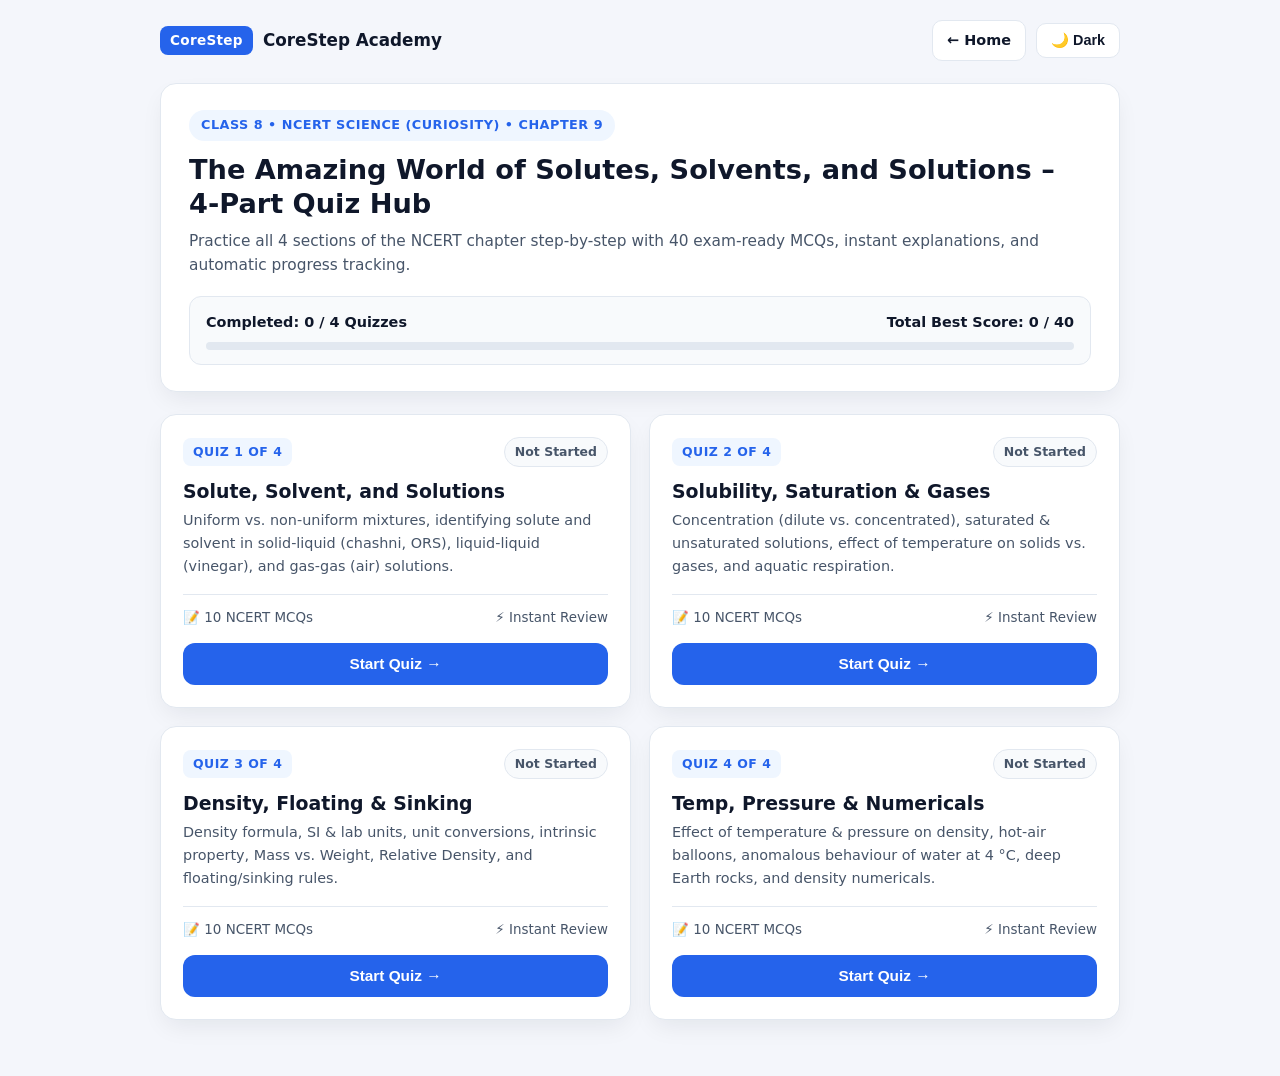
<file: assets/class_8/science/quizzes/ch9-quiz.html>
<!doctype html>
<html lang="en" data-theme="light">
  <head>
    <meta charset="UTF-8" />
    <meta name="viewport" content="width=device-width, initial-scale=1.0" />
    <title>
      Class 8 Science Ch 9: Solutes, Solvents & Solutions – 4-Quiz Hub |
      CoreStep Academy
    </title>
    <style>
      :root {
        --bg: #f4f6fb;
        --surface: #ffffff;
        --surface-alt: #f8fafc;
        --text: #0f172a;
        --muted: #475569;
        --border: #e2e8f0;
        --primary: #2563eb;
        --primary-hover: #1d4ed8;
        --primary-soft: #eff6ff;
        --correct: #16a34a;
        --correct-bg: #dcfce7;
        --wrong: #dc2626;
        --wrong-bg: #fee2e2;
        --radius: 16px;
        --shadow: 0 10px 25px -5px rgba(15, 23, 42, 0.08);
      }

      [data-theme="dark"] {
        --bg: #0b1120;
        --surface: #111827;
        --surface-alt: #1e293b;
        --text: #f8fafc;
        --muted: #94a3b8;
        --border: #334155;
        --primary: #3b82f6;
        --primary-hover: #60a5fa;
        --primary-soft: rgba(59, 130, 246, 0.16);
        --correct: #22c55e;
        --correct-bg: rgba(34, 197, 94, 0.16);
        --wrong: #ef4444;
        --wrong-bg: rgba(239, 68, 68, 0.16);
        --shadow: 0 10px 25px -5px rgba(0, 0, 0, 0.45);
      }

      * {
        box-sizing: border-box;
        margin: 0;
        padding: 0;
      }

      body {
        font-family:
          system-ui,
          -apple-system,
          BlinkMacSystemFont,
          "Segoe UI",
          Roboto,
          sans-serif;
        background: var(--bg);
        color: var(--text);
        line-height: 1.6;
        min-height: 100vh;
        padding: 20px 16px 56px;
        transition:
          background 0.25s ease,
          color 0.25s ease;
      }

      .container {
        max-width: 960px;
        margin: 0 auto;
      }

      /* Top Bar */
      .topbar {
        display: flex;
        justify-content: space-between;
        align-items: center;
        gap: 12px;
        margin-bottom: 22px;
        flex-wrap: wrap;
      }

      .brand {
        display: flex;
        align-items: center;
        gap: 10px;
        text-decoration: none;
        color: var(--text);
        font-weight: 700;
        font-size: 1.05rem;
      }

      .brand-badge {
        background: var(--primary);
        color: #fff;
        padding: 4px 10px;
        border-radius: 8px;
        font-size: 0.85rem;
        letter-spacing: 0.3px;
      }

      .topbar-actions {
        display: flex;
        align-items: center;
        gap: 10px;
      }

      .btn-ghost {
        background: var(--surface);
        color: var(--text);
        border: 1px solid var(--border);
        padding: 8px 14px;
        border-radius: 10px;
        font-size: 0.9rem;
        font-weight: 600;
        cursor: pointer;
        text-decoration: none;
        transition: all 0.2s ease;
      }

      .btn-ghost:hover {
        border-color: var(--primary);
        color: var(--primary);
      }

      /* Hub Hero */
      .hero-card {
        background: var(--surface);
        border: 1px solid var(--border);
        border-radius: var(--radius);
        padding: 26px 28px;
        box-shadow: var(--shadow);
        margin-bottom: 22px;
      }

      .hero-tag {
        display: inline-block;
        background: var(--primary-soft);
        color: var(--primary);
        font-weight: 700;
        font-size: 0.8rem;
        padding: 5px 12px;
        border-radius: 999px;
        margin-bottom: 12px;
        text-transform: uppercase;
        letter-spacing: 0.5px;
      }

      h1 {
        font-size: 1.7rem;
        line-height: 1.25;
        margin-bottom: 8px;
      }

      .subtitle {
        color: var(--muted);
        font-size: 0.96rem;
        margin-bottom: 18px;
      }

      .overall-progress-wrap {
        background: var(--surface-alt);
        border: 1px solid var(--border);
        border-radius: 12px;
        padding: 14px 16px;
      }

      .overall-row {
        display: flex;
        justify-content: space-between;
        align-items: center;
        font-size: 0.9rem;
        font-weight: 600;
        margin-bottom: 8px;
        flex-wrap: wrap;
        gap: 8px;
      }

      .progress-track {
        width: 100%;
        height: 8px;
        background: var(--border);
        border-radius: 999px;
        overflow: hidden;
      }

      .progress-fill {
        height: 100%;
        background: var(--primary);
        width: 0%;
        transition: width 0.35s ease;
      }

      /* 4-Quiz Bento Grid */
      .quiz-grid {
        display: grid;
        grid-template-columns: repeat(2, 1fr);
        gap: 18px;
      }

      .quiz-card {
        background: var(--surface);
        border: 1px solid var(--border);
        border-radius: var(--radius);
        padding: 22px;
        box-shadow: var(--shadow);
        display: flex;
        flex-direction: column;
        justify-content: space-between;
        transition:
          transform 0.18s ease,
          border-color 0.18s ease;
      }

      .quiz-card:hover {
        transform: translateY(-3px);
        border-color: var(--primary);
      }

      .quiz-card-top {
        display: flex;
        justify-content: space-between;
        align-items: center;
        margin-bottom: 12px;
        gap: 8px;
      }

      .quiz-num {
        font-size: 0.78rem;
        font-weight: 800;
        text-transform: uppercase;
        letter-spacing: 0.5px;
        color: var(--primary);
        background: var(--primary-soft);
        padding: 4px 10px;
        border-radius: 8px;
      }

      .status-badge {
        font-size: 0.78rem;
        font-weight: 700;
        padding: 4px 10px;
        border-radius: 999px;
        background: var(--surface-alt);
        color: var(--muted);
        border: 1px solid var(--border);
      }

      .status-badge.done {
        background: var(--correct-bg);
        color: var(--correct);
        border-color: var(--correct);
      }

      .quiz-card h2 {
        font-size: 1.18rem;
        margin-bottom: 6px;
        line-height: 1.3;
      }

      .quiz-card p {
        font-size: 0.9rem;
        color: var(--muted);
        margin-bottom: 16px;
      }

      .quiz-card-meta {
        display: flex;
        justify-content: space-between;
        align-items: center;
        font-size: 0.84rem;
        color: var(--muted);
        padding-top: 12px;
        border-top: 1px solid var(--border);
        margin-bottom: 14px;
      }

      /* Primary & Secondary Buttons */
      .btn-primary {
        background: var(--primary);
        color: #fff;
        border: none;
        padding: 12px 20px;
        border-radius: 12px;
        font-size: 0.96rem;
        font-weight: 700;
        cursor: pointer;
        transition: background 0.2s ease;
        display: inline-flex;
        align-items: center;
        justify-content: center;
        gap: 8px;
      }

      .btn-primary:hover {
        background: var(--primary-hover);
      }

      .btn-primary:disabled {
        opacity: 0.45;
        cursor: not-allowed;
      }

      .btn-full {
        width: 100%;
      }

      .btn-whatsapp {
        background: #16a34a;
        color: #fff;
        border: none;
        padding: 12px 18px;
        border-radius: 12px;
        font-size: 0.94rem;
        font-weight: 700;
        cursor: pointer;
      }

      .btn-whatsapp:hover {
        background: #15803d;
      }

      /* Active Quiz Card */
      .card {
        background: var(--surface);
        border: 1px solid var(--border);
        border-radius: var(--radius);
        padding: 28px;
        box-shadow: var(--shadow);
        max-width: 780px;
        margin: 0 auto;
      }

      .active-header {
        display: flex;
        justify-content: space-between;
        align-items: center;
        gap: 10px;
        margin-bottom: 16px;
        flex-wrap: wrap;
      }

      .quiz-meta {
        display: flex;
        justify-content: space-between;
        align-items: center;
        margin-bottom: 12px;
        font-size: 0.9rem;
        font-weight: 600;
        color: var(--muted);
        flex-wrap: wrap;
        gap: 8px;
      }

      .pill {
        background: var(--surface-alt);
        border: 1px solid var(--border);
        padding: 4px 12px;
        border-radius: 999px;
        color: var(--text);
      }

      .topic-tag {
        font-size: 0.78rem;
        font-weight: 700;
        color: var(--primary);
        text-transform: uppercase;
        letter-spacing: 0.5px;
        margin: 18px 0 8px;
        display: block;
      }

      .question-text {
        font-size: 1.18rem;
        font-weight: 700;
        margin-bottom: 20px;
        white-space: pre-line;
      }

      .options-list {
        display: grid;
        gap: 12px;
        margin-bottom: 20px;
      }

      .option-btn {
        display: flex;
        align-items: flex-start;
        gap: 12px;
        width: 100%;
        text-align: left;
        padding: 14px 16px;
        background: var(--surface-alt);
        color: var(--text);
        border: 2px solid var(--border);
        border-radius: 12px;
        font-size: 0.97rem;
        font-weight: 500;
        cursor: pointer;
        transition: all 0.18s ease;
      }

      .option-btn:hover:not(:disabled) {
        border-color: var(--primary);
        background: var(--primary-soft);
      }

      .option-btn:disabled {
        cursor: default;
      }

      .option-key {
        flex-shrink: 0;
        width: 28px;
        height: 28px;
        border-radius: 8px;
        background: var(--surface);
        border: 1px solid var(--border);
        display: flex;
        align-items: center;
        justify-content: center;
        font-weight: 700;
        font-size: 0.85rem;
      }

      .option-btn.correct {
        border-color: var(--correct);
        background: var(--correct-bg);
      }

      .option-btn.correct .option-key {
        background: var(--correct);
        color: #fff;
        border-color: var(--correct);
      }

      .option-btn.wrong {
        border-color: var(--wrong);
        background: var(--wrong-bg);
      }

      .option-btn.wrong .option-key {
        background: var(--wrong);
        color: #fff;
        border-color: var(--wrong);
      }

      .explanation {
        display: none;
        background: var(--surface-alt);
        border-left: 4px solid var(--primary);
        padding: 14px 16px;
        border-radius: 10px;
        margin-bottom: 20px;
        font-size: 0.94rem;
      }

      .explanation.show {
        display: block;
      }

      .explanation strong {
        display: block;
        margin-bottom: 4px;
        color: var(--primary);
      }

      .quiz-footer {
        display: flex;
        justify-content: space-between;
        align-items: center;
        gap: 10px;
        flex-wrap: wrap;
      }

      /* Result Screen */
      .result-center {
        text-align: center;
        margin-bottom: 22px;
      }

      .score-circle {
        width: 134px;
        height: 134px;
        border-radius: 50%;
        background: var(--primary-soft);
        border: 6px solid var(--primary);
        display: flex;
        flex-direction: column;
        align-items: center;
        justify-content: center;
        margin: 12px auto 18px;
      }

      .score-circle .big {
        font-size: 2rem;
        font-weight: 800;
        color: var(--primary);
        line-height: 1.1;
      }

      .score-circle .small {
        font-size: 0.85rem;
        color: var(--muted);
        font-weight: 600;
      }

      .action-row {
        display: flex;
        gap: 10px;
        justify-content: center;
        flex-wrap: wrap;
        margin-bottom: 26px;
      }

      .review-title {
        font-size: 1.12rem;
        margin-bottom: 14px;
        padding-top: 16px;
        border-top: 1px solid var(--border);
      }

      .review-item {
        background: var(--surface-alt);
        border: 1px solid var(--border);
        border-radius: 12px;
        padding: 14px 16px;
        margin-bottom: 12px;
        font-size: 0.92rem;
      }

      .review-item.is-correct {
        border-left: 4px solid var(--correct);
      }

      .review-item.is-wrong {
        border-left: 4px solid var(--wrong);
      }

      .review-q {
        font-weight: 700;
        margin-bottom: 6px;
      }

      .text-correct {
        color: var(--correct);
        font-weight: 700;
      }
      .text-wrong {
        color: var(--wrong);
        font-weight: 700;
      }

      .hidden {
        display: none !important;
      }

      @media (max-width: 700px) {
        .quiz-grid {
          grid-template-columns: 1fr;
        }
        .hero-card,
        .card {
          padding: 20px 16px;
        }
        h1 {
          font-size: 1.38rem;
        }
      }
    </style>
  </head>
  <body>
    <div class="container">
      <!-- Top Navigation -->
      <header class="topbar">
        <a href="../../../../index.html" class="brand">
          <span class="brand-badge">CoreStep</span>
          <span>CoreStep Academy</span>
        </a>
        <div class="topbar-actions">
          <a href="../../../../index.html" class="btn-ghost">← Home</a>
          <button id="themeToggle" class="btn-ghost" type="button">
            🌙 Dark
          </button>
        </div>
      </header>

      <!-- 4-QUIZ HUB SCREEN -->
      <main id="hubScreen">
        <section class="hero-card">
          <span class="hero-tag"
            >Class 8 • NCERT Science (Curiosity) • Chapter 9</span
          >
          <h1>
            The Amazing World of Solutes, Solvents, and Solutions – 4-Part Quiz
            Hub
          </h1>
          <p class="subtitle">
            Practice all 4 sections of the NCERT chapter step-by-step with 40
            exam-ready MCQs, instant explanations, and automatic progress
            tracking.
          </p>

          <div class="overall-progress-wrap">
            <div class="overall-row">
              <span id="overallStatus">Completed: 0 / 4 Quizzes</span>
              <span id="overallScore">Total Best Score: 0 / 40</span>
            </div>
            <div class="progress-track">
              <div id="overallFill" class="progress-fill"></div>
            </div>
          </div>
        </section>

        <section id="quizGrid" class="quiz-grid"></section>
      </main>

      <!-- ACTIVE QUIZ SCREEN -->
      <section id="quizScreen" class="card hidden">
        <div class="active-header">
          <button id="backToHubBtn" class="btn-ghost" type="button">
            ← All 4 Quizzes
          </button>
          <strong id="activeQuizTitle" style="font-size: 0.98rem"
            >Quiz Title</strong
          >
        </div>

        <div class="quiz-meta">
          <span id="qCounter" class="pill">Question 1 / 10</span>
          <span id="scoreBadge" class="pill">Score: 0</span>
          <span id="timerBadge" class="pill">⏱ 00:00</span>
        </div>

        <div class="progress-track">
          <div id="progressFill" class="progress-fill"></div>
        </div>

        <span id="topicTag" class="topic-tag">Topic</span>
        <div id="questionText" class="question-text"></div>
        <div id="optionsList" class="options-list"></div>

        <div id="explanationBox" class="explanation">
          <strong>NCERT Explanation</strong>
          <span id="explanationText"></span>
        </div>

        <div class="quiz-footer">
          <span style="font-size: 0.85rem; color: var(--muted)"
            >Select an option to continue</span
          >
          <button id="nextBtn" class="btn-primary" type="button" disabled>
            Next Question →
          </button>
        </div>
      </section>

      <!-- RESULT SCREEN -->
      <section id="resultScreen" class="card hidden">
        <div class="result-center">
          <span id="resultQuizBadge" class="hero-tag">Quiz Completed</span>
          <div class="score-circle">
            <span id="finalScore" class="big">0/10</span>
            <span id="finalPercent" class="small">0%</span>
          </div>
          <h2 id="resultHeading">Great Effort!</h2>
          <p id="resultSummary" class="subtitle"></p>
        </div>

        <div class="action-row">
          <button id="resultHubBtn" class="btn-ghost" type="button">
            ← All 4 Quizzes
          </button>
          <button id="retakeBtn" class="btn-ghost" type="button">
            ↻ Retake Quiz
          </button>
          <button id="nextQuizBtn" class="btn-primary" type="button">
            Next Quiz →
          </button>
          <button id="shareBtn" class="btn-whatsapp" type="button">
            Share on WhatsApp
          </button>
        </div>

        <h3 class="review-title">Detailed Answer Review</h3>
        <div id="reviewContainer"></div>
      </section>
    </div>

    <script>
      const quizzes = [
        {
          id: "quiz1",
          number: "Quiz 1 of 4",
          title: "Solute, Solvent, and Solutions",
          description:
            "Uniform vs. non-uniform mixtures, identifying solute and solvent in solid-liquid (chashni, ORS), liquid-liquid (vinegar), and gas-gas (air) solutions.",
          questions: [
            {
              topic: "Solutions & Mixtures",
              question:
                "A uniform (homogeneous) mixture of two or more substances in which particles are evenly distributed throughout is called a:",
              options: [
                "Suspension",
                "Solution",
                "Non-uniform mixture",
                "Sediment",
              ],
              answer: 1,
              explanation:
                "A solution is a uniform (homogeneous) mixture of two or more substances in which particles are evenly distributed throughout.",
            },
            {
              topic: "Uniform vs. Non-Uniform Mixtures",
              question:
                "When sand, chalk powder, or sawdust is stirred into water, particles remain visibly separate. Such mixtures are classified as:",
              options: [
                "Uniform mixtures",
                "Saturated solutions",
                "Non-uniform mixtures",
                "Gaseous solutions",
              ],
              answer: 2,
              explanation:
                "Sand, chalk powder, and sawdust do not dissolve in water and remain visibly separate, forming non-uniform mixtures.",
            },
            {
              topic: "Solid + Liquid Solutions",
              question:
                "In concentrated sugar syrup (chashni), a large amount of sugar is dissolved in a small amount of water. Which component is the solute?",
              options: [
                "Water",
                "Sugar",
                "Both sugar and water",
                "Neither component",
              ],
              answer: 1,
              explanation:
                "In a solid + liquid solution, the solid (sugar) is always the solute and the liquid (water) is the solvent, even when sugar is present in a larger quantity.",
            },
            {
              topic: "Same-State Solutions",
              question:
                "In a liquid + liquid or gas + gas solution, how is the solvent identified?",
              options: [
                "The component present in the smaller amount",
                "The component present in the larger amount",
                "The component with the lower boiling point",
                "The component that is coloured",
              ],
              answer: 1,
              explanation:
                "In liquid + liquid or gas + gas solutions, the component present in the larger amount is the solvent, and the smaller amount is the solute.",
            },
            {
              topic: "Liquid + Liquid Solutions",
              question:
                "Identify the solute and solvent in vinegar (acetic acid mixed in water):",
              options: [
                "Solute: Water; Solvent: Acetic acid",
                "Solute: Acetic acid; Solvent: Water",
                "Solute: Vinegar; Solvent: Water",
                "Solute: Carbon dioxide; Solvent: Water",
              ],
              answer: 1,
              explanation:
                "Vinegar is a liquid solution in which acetic acid (present in smaller amount) is the solute and water (larger amount) is the solvent.",
            },
            {
              topic: "Gaseous Solutions",
              question:
                "Air is a gaseous solution. Which gas acts as the solvent in air?",
              options: [
                "Oxygen (~21%)",
                "Carbon dioxide (~0.04%)",
                "Nitrogen (~78%)",
                "Argon (~0.9%)",
              ],
              answer: 2,
              explanation:
                "Nitrogen makes up about 78% of air (the largest amount), so nitrogen acts as the solvent while oxygen, argon, CO2, and water vapour act as solutes.",
            },
            {
              topic: "Daily Life Solutions",
              question:
                "In ORS (Oral Rehydration Solution), sugar and salt are dissolved in water. Here, sugar and salt are:",
              options: [
                "Solvents",
                "Solutes",
                "Insoluble impurities",
                "Gaseous solutes",
              ],
              answer: 1,
              explanation:
                "Sugar and salt are solids dissolved in liquid water, so both act as solutes while water is the solvent.",
            },
            {
              topic: "Solution Equation",
              question:
                "Which relationship accurately represents the formation of a solution?",
              options: [
                "Solute − Solvent = Solution",
                "Solute + Solvent = Solution",
                "Solvent ÷ Solute = Solution",
                "Solute × Solvent = Solution",
              ],
              answer: 1,
              explanation:
                "A solution is formed when a solute dissolves in a solvent: Solute + Solvent = Solution.",
            },
            {
              topic: "Particle Distribution",
              question:
                "Which of the following substances forms a uniform mixture (solution) when stirred in water?",
              options: ["Sawdust", "Chalk powder", "Common salt", "Fine sand"],
              answer: 2,
              explanation:
                "Common salt dissolves completely in water so its particles distribute evenly throughout, forming a uniform mixture.",
            },
            {
              topic: "Visual Uniformity",
              question:
                "Why can we not see individual sugar particles after sugar completely dissolves in a glass of water?",
              options: [
                "Sugar evaporates into the air",
                "Sugar particles spread evenly throughout the water",
                "Sugar turns into pure water",
                "Sugar settles invisibly at the bottom",
              ],
              answer: 1,
              explanation:
                "When sugar dissolves, its tiny particles disperse uniformly throughout the water, making the entire solution look uniform.",
            },
          ],
        },
        {
          id: "quiz2",
          number: "Quiz 2 of 4",
          title: "Solubility, Saturation & Gases",
          description:
            "Concentration (dilute vs. concentrated), saturated & unsaturated solutions, effect of temperature on solids vs. gases, and aquatic respiration.",
          questions: [
            {
              topic: "Solubility",
              question:
                "The maximum amount of solute that can dissolve in a fixed quantity of solvent at a given temperature is called:",
              options: [
                "Concentration",
                "Density",
                "Solubility",
                "Relative density",
              ],
              answer: 2,
              explanation:
                "Solubility is defined as the maximum amount of solute that can dissolve in a fixed quantity of solvent at a given temperature.",
            },
            {
              topic: "Saturated Solution",
              question:
                "A solution in which NO more solute can dissolve at that particular temperature, causing extra solute to settle at the bottom, is a:",
              options: [
                "Dilute solution",
                "Unsaturated solution",
                "Saturated solution",
                "Non-uniform suspension",
              ],
              answer: 2,
              explanation:
                "When a solution holds the maximum possible solute at a given temperature and any extra solute settles at the bottom, it is a saturated solution.",
            },
            {
              topic: "Unsaturated Solution",
              question:
                "A solution in which more solute can still be dissolved at that given temperature is called:",
              options: [
                "Saturated solution",
                "Unsaturated solution",
                "Insoluble mixture",
                "Concentrated suspension",
              ],
              answer: 1,
              explanation:
                "An unsaturated solution has not reached its solubility limit and can dissolve additional solute at that temperature.",
            },
            {
              topic: "Concentration",
              question:
                "Based on concentration, a solution containing a relatively small amount of solute in a fixed quantity of solution is termed:",
              options: [
                "Concentrated",
                "Dilute",
                "Saturated",
                "Super-saturated",
              ],
              answer: 1,
              explanation:
                "Concentration is the amount of solute in a fixed quantity of solution: less solute makes a dilute solution, while more solute makes a concentrated solution.",
            },
            {
              topic: "Temperature & Solids",
              question:
                "For most solid substances, how does solubility change when temperature increases?",
              options: [
                "Solubility decreases",
                "Solubility increases",
                "Solubility remains unchanged",
                "Solid escapes as gas",
              ],
              answer: 1,
              explanation:
                "For most solid substances, solubility increases with an increase in temperature.",
            },
            {
              topic: "Heating a Saturated Solution",
              question:
                "What happens when a saturated solution of a solid (like sugar or baking soda in water) is heated?",
              options: [
                "It turns into an unsaturated solution",
                "More solid settles at the bottom",
                "It permanently stops dissolving solute",
                "The solvent freezes",
              ],
              answer: 0,
              explanation:
                "Heating increases the solubility of most solids, turning a saturated solution into an unsaturated solution so more solute can dissolve.",
            },
            {
              topic: "Temperature & Gases",
              question:
                "Unlike most solids, how does the solubility of gases in liquids change as temperature increases?",
              options: [
                "Increases sharply",
                "Decreases",
                "Remains constant",
                "Becomes infinite",
              ],
              answer: 1,
              explanation:
                "Unlike most solids, the solubility of gases in liquids decreases as temperature increases.",
            },
            {
              topic: "Heating Water Observation",
              question:
                "Why do tiny bubbles appear and escape from water when it is heated even before boiling starts?",
              options: [
                "Water decomposes into hydrogen and oxygen",
                "Dissolved air escapes as its solubility decreases on heating",
                "Salt crystallizes out",
                "Air dissolves faster in hot water",
              ],
              answer: 1,
              explanation:
                "When water is heated, the solubility of dissolved gases decreases, causing dissolved air to escape as tiny bubbles before boiling.",
            },
            {
              topic: "Cold vs. Warm Water",
              question:
                "Which water holds more dissolved oxygen for aquatic organisms?",
              options: [
                "Warm water",
                "Boiling water",
                "Cold water",
                "Hot tap water",
              ],
              answer: 2,
              explanation:
                "Because gas solubility decreases as temperature rises, cold water holds more dissolved oxygen than warm water.",
            },
            {
              topic: "Biological Importance",
              question:
                "Why is dissolved oxygen in rivers, lakes, and oceans biologically essential?",
              options: [
                "It prevents water from freezing",
                "It is essential for the respiration and survival of fishes, aquatic plants, and underwater organisms",
                "It increases water density",
                "It turns seawater fresh",
              ],
              answer: 1,
              explanation:
                "Even though present in tiny quantities, dissolved oxygen in water bodies is essential for the respiration and survival of aquatic life.",
            },
          ],
        },
        {
          id: "quiz3",
          number: "Quiz 3 of 4",
          title: "Density, Floating & Sinking",
          description:
            "Density formula, SI & lab units, unit conversions, intrinsic property, Mass vs. Weight, Relative Density, and floating/sinking rules.",
          questions: [
            {
              topic: "Floating & Sinking",
              question:
                "Whether an object floats or sinks in a liquid depends primarily on its:",
              options: [
                "Total weight alone",
                "Color and surface texture",
                "Density compared to the liquid",
                "Total volume alone",
              ],
              answer: 2,
              explanation:
                "Whether an object floats or sinks depends on density: objects denser than the liquid sink, while objects less dense float.",
            },
            {
              topic: "Density Formula",
              question: "Density is defined as:",
              options: [
                "Mass × Volume",
                "Mass present in a unit volume (Mass ÷ Volume)",
                "Volume ÷ Mass",
                "Weight ÷ Area",
              ],
              answer: 1,
              explanation:
                "Density is defined as the mass present in a unit volume of a substance: Density = Mass / Volume.",
            },
            {
              topic: "SI Unit of Density",
              question: "What is the SI unit of density?",
              options: ["g/cm³", "g/mL", "kg/m³", "N/m³"],
              answer: 2,
              explanation:
                "The SI unit of density is kilogram per cubic metre (kg/m³).",
            },
            {
              topic: "Unit Conversion",
              question:
                "Which conversion between laboratory units and the SI unit of density is exact?",
              options: [
                "1 g/cm³ = 10 kg/m³",
                "1 g/cm³ = 100 kg/m³",
                "1 g/cm³ = 1000 kg/m³",
                "1 g/cm³ = 0.01 kg/m³",
              ],
              answer: 2,
              explanation: "1 g/cm³ = 1 g/mL = 1000 kg/m³.",
            },
            {
              topic: "Reference Value of Water",
              question:
                "At room temperature, 1 mL of pure water has a mass very close to:",
              options: ["0.1 g", "1 g", "10 g", "1000 g"],
              answer: 1,
              explanation:
                "At room temperature, 1 mL of pure water has a mass very close to 1 g (density ≈ 1 g/cm³).",
            },
            {
              topic: "Intrinsic Property",
              question:
                "How does the density of a small iron nail compare with that of a large solid iron block?",
              options: [
                "The large block has higher density",
                "The small nail has higher density",
                "Both have the exact same density",
                "Density depends on their shape",
              ],
              answer: 2,
              explanation:
                "Density is an intrinsic property of a material—it does not depend on the shape or size of the object.",
            },
            {
              topic: "Application – Orange Experiment",
              question:
                "Why does an unpeeled orange float in water whereas a peeled orange sinks?",
              options: [
                "The peel has zero mass",
                "The air-filled peel makes the unpeeled orange less dense than water",
                "Water becomes denser when peeled orange is added",
                "The peeled orange dissolves",
              ],
              answer: 1,
              explanation:
                "An unpeeled orange has an air-filled peel making its overall density less than water (so it floats), whereas the peeled orange is denser than water and sinks.",
            },
            {
              topic: "Mass vs. Weight",
              question:
                "Which statement correctly distinguishes Mass from Weight?",
              options: [
                "Mass is measured in newtons (N); Weight is measured in kg",
                "Mass is quantity of matter (g or kg, constant everywhere); Weight is Earth's gravitational pull (newtons, N)",
                "Both Mass and Weight are measured in grams",
                "Mass changes with gravity while Weight stays constant",
              ],
              answer: 1,
              explanation:
                "Mass is the quantity of matter in an object (measured in g or kg; constant everywhere), whereas weight is the force with which Earth pulls an object downward (measured in newtons, N).",
            },
            {
              topic: "Relative Density Unit",
              question: "Why does Relative Density have NO unit?",
              options: [
                "It is always equal to 1",
                "It is a ratio of two identical quantities (densities), so units cancel out",
                "Water has no unit of density",
                "It is measured only in air",
              ],
              answer: 1,
              explanation:
                "Relative Density = Density of substance ÷ Density of water at that temperature; because it is a ratio of two identical quantities, it has no unit.",
            },
            {
              topic: "Relative Density Rule",
              question:
                "If a solid object has a relative density less than 1, what will it do when placed in water?",
              options: [
                "Sink to the bottom",
                "Float on water",
                "Dissolve immediately",
                "Double in volume",
              ],
              answer: 1,
              explanation:
                "If relative density is less than 1, the substance is less dense than water and floats; if greater than 1, it sinks.",
            },
          ],
        },
        {
          id: "quiz4",
          number: "Quiz 4 of 4",
          title: "Temp, Pressure & Numericals",
          description:
            "Effect of temperature & pressure on density, hot-air balloons, anomalous behaviour of water at 4 °C, deep Earth rocks, and density numericals.",
          questions: [
            {
              topic: "Effect of Temperature",
              question:
                "What happens to the density of most substances when temperature increases?",
              options: [
                "Density increases",
                "Density decreases",
                "Density remains unchanged",
                "Mass decreases",
              ],
              answer: 1,
              explanation:
                "Heating causes particles to move faster and spread apart, increasing volume while mass remains constant (Density = Mass/Volume)—so density decreases.",
            },
            {
              topic: "Application – Hot-Air Balloon",
              question: "Why does a hot-air balloon rise upward into the air?",
              options: [
                "Heated air inside expands and becomes less dense than the surrounding cooler air",
                "Heating reduces the mass of the balloon basket",
                "Cool air pulls the balloon up",
                "Atmospheric pressure disappears",
              ],
              answer: 0,
              explanation:
                "Heating air inside the balloon makes it expand and become less dense than the surrounding cooler air, causing it to rise.",
            },
            {
              topic: "Anomalous Behaviour of Water",
              question:
                "At what temperature does pure water have its maximum density (1 g/cm³)?",
              options: ["0 °C", "4 °C", "20 °C", "100 °C"],
              answer: 1,
              explanation: "Water has its maximum density (1 g/cm³) at 4 °C.",
            },
            {
              topic: "Ice Floating on Lakes",
              question:
                "Why does ice float on lakes and oceans, insulating aquatic life underneath?",
              options: [
                "Ice is denser than liquid water",
                "Below 4 °C, water expands as it freezes into ice, making ice less dense than liquid water",
                "Saltwater pushes ice upward by magnetic force",
                "Ice has no mass",
              ],
              answer: 1,
              explanation:
                "Below 4 °C, water expands as it freezes into ice, making ice less dense than liquid water—which is why ice floats and insulates aquatic life underneath.",
            },
            {
              topic: "Effect of Pressure – Gases",
              question:
                "How does increasing pressure affect the density of GASES?",
              options: [
                "Decreases density",
                "Has negligible effect",
                "Strongly increases density by pushing gas particles closer together",
                "Turns gases into lighter liquids",
              ],
              answer: 2,
              explanation:
                "Gases are strongly affected by pressure: increasing pressure pushes gas particles much closer together, decreasing volume and increasing density significantly.",
            },
            {
              topic: "Effect of Pressure – Solids & Liquids",
              question:
                "Why are liquids and solids negligibly affected by pressure?",
              options: [
                "Their particles are already tightly packed and nearly incompressible",
                "Their particles have no mass",
                "They expand when compressed",
                "They have infinite volume",
              ],
              answer: 0,
              explanation:
                "Liquids and solids are negligibly affected by pressure because their particles are already tightly packed and nearly incompressible.",
            },
            {
              topic: "Deep Earth Fact",
              question:
                "Inside the Earth, how does immense pressure affect rock layers toward the core?",
              options: [
                "It expands rocks and lowers their density",
                "It compresses rock layers and raises their density toward the core",
                "It turns rocks into gases",
                "It has zero effect on rock density",
              ],
              answer: 1,
              explanation:
                "Inside the Earth, immense pressure increases with depth, compressing rock layers and raising their density toward the core.",
            },
            {
              topic: "Numerical – Density",
              question:
                "A metal block has a mass of 360 g and a volume of 120 cm³. Calculate its density:",
              options: ["0.33 g/cm³", "3 g/cm³", "240 g/cm³", "43,200 g/cm³"],
              answer: 1,
              explanation:
                "Density = Mass ÷ Volume = 360 g ÷ 120 cm³ = 3 g/cm³.",
            },
            {
              topic: "Numerical – Unit Conversion",
              question:
                "A sample of cooking oil has a density of 0.9 g/cm³. Express this density in SI units (kg/m³):",
              options: ["9 kg/m³", "90 kg/m³", "900 kg/m³", "9000 kg/m³"],
              answer: 2,
              explanation:
                "Since 1 g/cm³ = 1000 kg/m³, 0.9 × 1000 = 900 kg/m³.",
            },
            {
              topic: "Numerical – Relative Density",
              question:
                "A stone of mass 250 g occupies a volume of 100 cm³. Find its relative density with respect to water (density of water = 1 g/cm³):",
              options: ["0.4", "2.5", "2.5 g/cm³", "250"],
              answer: 1,
              explanation:
                "Density of stone = 250 g ÷ 100 cm³ = 2.5 g/cm³. Relative Density = 2.5 g/cm³ ÷ 1 g/cm³ = 2.5 (unitless).",
            },
          ],
        },
      ];

      const STORAGE_KEY = "corestep_c8_sci_ch9_progress";

      const hubScreen = document.getElementById("hubScreen");
      const quizGrid = document.getElementById("quizGrid");
      const overallStatus = document.getElementById("overallStatus");
      const overallScore = document.getElementById("overallScore");
      const overallFill = document.getElementById("overallFill");

      const quizScreen = document.getElementById("quizScreen");
      const resultScreen = document.getElementById("resultScreen");

      const activeQuizTitle = document.getElementById("activeQuizTitle");
      const qCounter = document.getElementById("qCounter");
      const scoreBadge = document.getElementById("scoreBadge");
      const timerBadge = document.getElementById("timerBadge");
      const progressFill = document.getElementById("progressFill");
      const topicTag = document.getElementById("topicTag");
      const questionText = document.getElementById("questionText");
      const optionsList = document.getElementById("optionsList");
      const explanationBox = document.getElementById("explanationBox");
      const explanationText = document.getElementById("explanationText");
      const nextBtn = document.getElementById("nextBtn");

      const resultQuizBadge = document.getElementById("resultQuizBadge");
      const finalScore = document.getElementById("finalScore");
      const finalPercent = document.getElementById("finalPercent");
      const resultHeading = document.getElementById("resultHeading");
      const resultSummary = document.getElementById("resultSummary");
      const reviewContainer = document.getElementById("reviewContainer");
      const nextQuizBtn = document.getElementById("nextQuizBtn");

      const themeToggle = document.getElementById("themeToggle");

      let activeQuizIdx = 0;
      let currentIndex = 0;
      let score = 0;
      let userAnswers = [];
      let secondsElapsed = 0;
      let timerInterval = null;

      // Theme
      const savedTheme = localStorage.getItem("corestep_theme") || "light";
      applyTheme(savedTheme);
      themeToggle.addEventListener("click", () => {
        const next =
          document.documentElement.getAttribute("data-theme") === "dark"
            ? "light"
            : "dark";
        applyTheme(next);
        localStorage.setItem("corestep_theme", next);
      });

      function applyTheme(theme) {
        document.documentElement.setAttribute("data-theme", theme);
        themeToggle.textContent = theme === "dark" ? "☀️ Light" : "🌙 Dark";
      }

      // Progress Storage
      function loadProgress() {
        try {
          return JSON.parse(localStorage.getItem(STORAGE_KEY)) || {};
        } catch {
          return {};
        }
      }

      function saveBestScore(quizId, newScore) {
        const data = loadProgress();
        const prev = data[quizId] ?? -1;
        if (newScore > prev) {
          data[quizId] = newScore;
          localStorage.setItem(STORAGE_KEY, JSON.stringify(data));
        }
      }

      // Render 4-Quiz Hub
      function renderHub() {
        clearInterval(timerInterval);
        quizScreen.classList.add("hidden");
        resultScreen.classList.add("hidden");
        hubScreen.classList.remove("hidden");

        const progress = loadProgress();
        let completedCount = 0;
        let totalBest = 0;
        const totalPossible = quizzes.reduce(
          (acc, q) => acc + q.questions.length,
          0,
        );

        quizGrid.innerHTML = "";

        quizzes.forEach((quiz, idx) => {
          const best = progress[quiz.id];
          const isDone = typeof best === "number";
          if (isDone) {
            completedCount++;
            totalBest += best;
          }

          const card = document.createElement("article");
          card.className = "quiz-card";
          card.innerHTML = `
          <div>
            <div class="quiz-card-top">
              <span class="quiz-num">${quiz.number}</span>
              <span class="status-badge ${isDone ? "done" : ""}">
                ${isDone ? `Best: ${best}/${quiz.questions.length}` : "Not Started"}
              </span>
            </div>
            <h2>${quiz.title}</h2>
            <p>${quiz.description}</p>
          </div>
          <div>
            <div class="quiz-card-meta">
              <span>📝 ${quiz.questions.length} NCERT MCQs</span>
              <span>⚡ Instant Review</span>
            </div>
            <button class="btn-primary btn-full" type="button" data-idx="${idx}">
              ${isDone ? "Retake Quiz →" : "Start Quiz →"}
            </button>
          </div>
        `;
          card
            .querySelector("button")
            .addEventListener("click", () => startQuiz(idx));
          quizGrid.appendChild(card);
        });

        overallStatus.textContent = `Completed: ${completedCount} / ${quizzes.length} Quizzes`;
        overallScore.textContent = `Total Best Score: ${totalBest} / ${totalPossible}`;
        overallFill.style.width = `${(completedCount / quizzes.length) * 100}%`;
      }

      // Timer
      function formatTime(totalSeconds) {
        const mins = String(Math.floor(totalSeconds / 60)).padStart(2, "0");
        const secs = String(totalSeconds % 60).padStart(2, "0");
        return `${mins}:${secs}`;
      }

      function startTimer() {
        clearInterval(timerInterval);
        secondsElapsed = 0;
        timerBadge.textContent = "⏱ 00:00";
        timerInterval = setInterval(() => {
          secondsElapsed++;
          timerBadge.textContent = `⏱ ${formatTime(secondsElapsed)}`;
        }, 1000);
      }

      // Start Specific Quiz
      function startQuiz(idx) {
        activeQuizIdx = idx;
        currentIndex = 0;
        score = 0;
        userAnswers = [];

        const quiz = quizzes[activeQuizIdx];
        activeQuizTitle.textContent = `${quiz.number}: ${quiz.title}`;

        hubScreen.classList.add("hidden");
        resultScreen.classList.add("hidden");
        quizScreen.classList.remove("hidden");
        window.scrollTo({ top: 0, behavior: "smooth" });

        startTimer();
        renderQuestion();
      }

      function renderQuestion() {
        const quiz = quizzes[activeQuizIdx];
        const q = quiz.questions[currentIndex];
        const letters = ["A", "B", "C", "D"];

        qCounter.textContent = `Question ${currentIndex + 1} / ${quiz.questions.length}`;
        scoreBadge.textContent = `Score: ${score}`;
        progressFill.style.width = `${(currentIndex / quiz.questions.length) * 100}%`;

        topicTag.textContent = q.topic;
        questionText.textContent = q.question;
        explanationBox.classList.remove("show");
        explanationText.textContent = "";
        nextBtn.disabled = true;
        nextBtn.textContent =
          currentIndex === quiz.questions.length - 1
            ? "View Results →"
            : "Next Question →";

        optionsList.innerHTML = "";
        q.options.forEach((optText, optIdx) => {
          const btn = document.createElement("button");
          btn.type = "button";
          btn.className = "option-btn";
          btn.innerHTML = `<span class="option-key">${letters[optIdx]}</span><span>${optText}</span>`;
          btn.addEventListener("click", () => selectOption(optIdx));
          optionsList.appendChild(btn);
        });
      }

      function selectOption(selectedIdx) {
        const quiz = quizzes[activeQuizIdx];
        const q = quiz.questions[currentIndex];
        const buttons = optionsList.querySelectorAll(".option-btn");

        buttons.forEach((btn, idx) => {
          btn.disabled = true;
          if (idx === q.answer) {
            btn.classList.add("correct");
          } else if (idx === selectedIdx) {
            btn.classList.add("wrong");
          }
        });

        const isCorrect = selectedIdx === q.answer;
        if (isCorrect) {
          score++;
          scoreBadge.textContent = `Score: ${score}`;
        }

        userAnswers.push({
          question: q.question,
          selected: q.options[selectedIdx],
          correct: q.options[q.answer],
          isCorrect,
          explanation: q.explanation,
        });

        explanationText.textContent = q.explanation;
        explanationBox.classList.add("show");
        nextBtn.disabled = false;
        progressFill.style.width = `${((currentIndex + 1) / quiz.questions.length) * 100}%`;
      }

      nextBtn.addEventListener("click", () => {
        const quiz = quizzes[activeQuizIdx];
        currentIndex++;
        if (currentIndex < quiz.questions.length) {
          renderQuestion();
        } else {
          showResults();
        }
      });

      function showResults() {
        clearInterval(timerInterval);
        const quiz = quizzes[activeQuizIdx];
        saveBestScore(quiz.id, score);

        quizScreen.classList.add("hidden");
        resultScreen.classList.remove("hidden");
        window.scrollTo({ top: 0, behavior: "smooth" });

        const percent = Math.round((score / quiz.questions.length) * 100);
        resultQuizBadge.textContent = `${quiz.number} • ${quiz.title}`;
        finalScore.textContent = `${score}/${quiz.questions.length}`;
        finalPercent.textContent = `${percent}%`;

        if (percent >= 90) {
          resultHeading.textContent = "Outstanding! Exam Ready 🏆";
        } else if (percent >= 70) {
          resultHeading.textContent = "Great Job! Solid Preparation 👍";
        } else if (percent >= 50) {
          resultHeading.textContent = "Good Effort! Revise Weak Areas 📖";
        } else {
          resultHeading.textContent = "Keep Practising! Review NCERT Notes 💪";
        }

        resultSummary.textContent = `You scored ${score} out of ${quiz.questions.length} in ${formatTime(secondsElapsed)}.`;

        if (activeQuizIdx < quizzes.length - 1) {
          nextQuizBtn.classList.remove("hidden");
          nextQuizBtn.textContent = `Start ${quizzes[activeQuizIdx + 1].number} →`;
        } else {
          nextQuizBtn.classList.add("hidden");
        }

        reviewContainer.innerHTML = "";
        userAnswers.forEach((item, index) => {
          const div = document.createElement("div");
          div.className = `review-item ${item.isCorrect ? "is-correct" : "is-wrong"}`;
          div.innerHTML = `
          <div class="review-q">Q${index + 1}. ${item.question.replace(/\n/g, "<br>")}</div>
          <div>Your Answer: <span class="${item.isCorrect ? "text-correct" : "text-wrong"}">${item.selected}</span></div>
          ${!item.isCorrect ? `<div>Correct Answer: <span class="text-correct">${item.correct}</span></div>` : ""}
          <div style="color: var(--muted); margin-top: 6px;"><strong>Explanation:</strong> ${item.explanation}</div>
        `;
          reviewContainer.appendChild(div);
        });
      }

      document
        .getElementById("backToHubBtn")
        .addEventListener("click", renderHub);
      document
        .getElementById("resultHubBtn")
        .addEventListener("click", renderHub);
      document
        .getElementById("retakeBtn")
        .addEventListener("click", () => startQuiz(activeQuizIdx));
      nextQuizBtn.addEventListener("click", () => {
        if (activeQuizIdx < quizzes.length - 1) startQuiz(activeQuizIdx + 1);
      });

      document.getElementById("shareBtn").addEventListener("click", () => {
        const quiz = quizzes[activeQuizIdx];
        const percent = Math.round((score / quiz.questions.length) * 100);
        const text = `🧪 I scored ${score}/${quiz.questions.length} (${percent}%) in ${quiz.number} (${quiz.title}) – Class 8 Science Ch 9 on CoreStep Academy! Try all 4 quizzes here: https://corestepacademy.github.io/assets/quizzes/class-8-sci-ch9-quiz.html`;
        window.open(
          `https://wa.me/?text=${encodeURIComponent(text)}`,
          "_blank",
        );
      });

      // Initialize Hub
      renderHub();
    </script>
  </body>
</html>
</file>
<file: assets/class_10/social_science/quizzes/eco-ch3/style.css>
:root {
  --bg: #0f172a;
  --surface: #1e293b;
  --surface-hover: #26354d;
  --border: #334155;
  --text: #f8fafc;
  --muted: #94a3b8;
  --accent: #38bdf8;
  --accent-dark: #0284c7;
  --success: #10b981;
  --success-bg: rgba(16, 185, 129, 0.14);
  --danger: #ef4444;
  --danger-bg: rgba(239, 68, 68, 0.14);
  --warning: #f59e0b;
  --radius: 16px;
}

* {
  box-sizing: border-box;
  margin: 0;
  padding: 0;
}

body {
  font-family:
    system-ui,
    -apple-system,
    "Segoe UI",
    Roboto,
    "Noto Sans Devanagari",
    sans-serif;
  background: var(--bg);
  color: var(--text);
  line-height: 1.6;
  min-height: 100vh;
  display: flex;
  flex-direction: column;
}

.hidden {
  display: none !important;
}

/* Header */
.topbar {
  background: rgba(15, 23, 42, 0.9);
  backdrop-filter: blur(10px);
  border-bottom: 1px solid var(--border);
  position: sticky;
  top: 0;
  z-index: 20;
}

.topbar-inner {
  max-width: 980px;
  margin: 0 auto;
  padding: 14px 20px;
  display: flex;
  justify-content: space-between;
  align-items: center;
  gap: 12px;
}

.brand {
  display: flex;
  flex-direction: column;
}

.brand-badge {
  font-weight: 800;
  font-size: 1.05rem;
  color: var(--accent);
  letter-spacing: 0.3px;
}

.brand-sub {
  font-size: 0.8rem;
  color: var(--muted);
}

.lang-switch {
  display: flex;
  background: var(--surface);
  border: 1px solid var(--border);
  border-radius: 10px;
  padding: 3px;
}

.lang-btn {
  border: none;
  background: transparent;
  color: var(--muted);
  padding: 6px 14px;
  font-size: 0.85rem;
  font-weight: 600;
  border-radius: 7px;
  cursor: pointer;
  transition: 0.2s;
}

.lang-btn.active {
  background: var(--accent);
  color: #0f172a;
}

/* Main Container */
.container {
  max-width: 980px;
  width: 100%;
  margin: 0 auto;
  padding: 28px 20px 48px;
  flex: 1;
}

/* Hero */
.hero {
  margin-bottom: 28px;
}

.hero h1 {
  font-size: 1.85rem;
  line-height: 1.25;
  margin-bottom: 8px;
}

.hero p {
  color: var(--muted);
  max-width: 680px;
  margin-bottom: 18px;
}

.overall-stats {
  display: flex;
  flex-wrap: wrap;
  gap: 12px;
}

.stat-pill {
  background: var(--surface);
  border: 1px solid var(--border);
  padding: 8px 16px;
  border-radius: 999px;
  font-size: 0.9rem;
  color: var(--muted);
}

.stat-pill strong {
  color: var(--accent);
  margin-left: 4px;
}

/* 4-Quiz Bento Grid */
.quiz-grid {
  display: grid;
  grid-template-columns: repeat(2, 1fr);
  gap: 18px;
}

@media (max-width: 720px) {
  .quiz-grid {
    grid-template-columns: 1fr;
  }
  .hero h1 {
    font-size: 1.45rem;
  }
}

.quiz-card {
  background: var(--surface);
  border: 1px solid var(--border);
  border-radius: var(--radius);
  padding: 22px;
  display: flex;
  flex-direction: column;
  justify-content: space-between;
  gap: 16px;
  transition:
    transform 0.2s,
    border-color 0.2s;
}

.quiz-card:hover {
  transform: translateY(-3px);
  border-color: var(--accent);
}

.card-top {
  display: flex;
  justify-content: space-between;
  align-items: center;
  gap: 8px;
}

.badge {
  background: rgba(56, 189, 248, 0.14);
  color: var(--accent);
  font-size: 0.78rem;
  font-weight: 700;
  padding: 4px 10px;
  border-radius: 999px;
}

.score-tag {
  font-size: 0.8rem;
  font-weight: 600;
  color: var(--muted);
}

.score-tag.done {
  color: var(--success);
}

.quiz-card h3 {
  font-size: 1.15rem;
  margin: 8px 0 6px;
}

.quiz-card p {
  font-size: 0.9rem;
  color: var(--muted);
}

.card-footer {
  display: flex;
  justify-content: space-between;
  align-items: center;
  padding-top: 12px;
  border-top: 1px solid var(--border);
}

.q-count {
  font-size: 0.85rem;
  color: var(--muted);
}

/* Buttons */
.primary-btn,
.secondary-btn,
.whatsapp-btn,
.ghost-btn,
.back-btn {
  border: none;
  border-radius: 10px;
  font-weight: 700;
  font-size: 0.92rem;
  cursor: pointer;
  padding: 10px 18px;
  transition: 0.2s;
}

.primary-btn {
  background: var(--accent);
  color: #0f172a;
}

.primary-btn:hover {
  background: #7dd3fc;
}

.secondary-btn {
  background: var(--surface-hover);
  color: var(--text);
  border: 1px solid var(--border);
}

.whatsapp-btn {
  background: #25d366;
  color: #052e16;
}

.ghost-btn,
.back-btn {
  background: transparent;
  color: var(--muted);
  border: 1px solid var(--border);
}

.ghost-btn:hover,
.back-btn:hover {
  color: var(--text);
  border-color: var(--accent);
}

/* Active Quiz View */
.quiz-header {
  display: flex;
  justify-content: space-between;
  align-items: center;
  margin-bottom: 16px;
  gap: 10px;
}

.quiz-meta {
  display: flex;
  align-items: center;
  gap: 10px;
}

.counter {
  font-weight: 700;
  color: var(--muted);
  font-size: 0.95rem;
}

.progress-track {
  width: 100%;
  height: 8px;
  background: var(--surface);
  border-radius: 999px;
  overflow: hidden;
  margin-bottom: 22px;
}

.progress-fill {
  height: 100%;
  width: 0%;
  background: var(--accent);
  transition: width 0.3s ease;
}

.question-card {
  background: var(--surface);
  border: 1px solid var(--border);
  border-radius: var(--radius);
  padding: 26px;
  margin-bottom: 18px;
}

.question-text {
  font-size: 1.18rem;
  margin-bottom: 20px;
  white-space: pre-line;
}

.options-list {
  display: flex;
  flex-direction: column;
  gap: 12px;
}

.option-btn {
  text-align: left;
  background: rgba(15, 23, 42, 0.55);
  border: 1px solid var(--border);
  color: var(--text);
  padding: 14px 16px;
  border-radius: 12px;
  font-size: 0.98rem;
  cursor: pointer;
  display: flex;
  align-items: flex-start;
  gap: 12px;
  transition: 0.2s;
}

.option-btn:hover:not(:disabled) {
  border-color: var(--accent);
  background: var(--surface-hover);
}

.option-btn:disabled {
  cursor: default;
}

.opt-letter {
  font-weight: 800;
  color: var(--accent);
  min-width: 22px;
}

.option-btn.correct {
  border-color: var(--success);
  background: var(--success-bg);
}

.option-btn.wrong {
  border-color: var(--danger);
  background: var(--danger-bg);
}

.explanation-box {
  margin-top: 20px;
  padding: 14px 16px;
  border-radius: 12px;
  background: rgba(56, 189, 248, 0.08);
  border-left: 4px solid var(--accent);
}

.exp-title {
  font-size: 0.85rem;
  font-weight: 800;
  color: var(--accent);
  margin-bottom: 4px;
  text-transform: uppercase;
}

.explanation-box p {
  font-size: 0.93rem;
  color: #e2e8f0;
}

.quiz-footer {
  display: flex;
  justify-content: space-between;
  align-items: center;
}

.live-score {
  font-weight: 700;
  color: var(--muted);
}

/* Result View */
.result-card {
  background: var(--surface);
  border: 1px solid var(--border);
  border-radius: var(--radius);
  padding: 36px 24px;
  text-align: center;
  max-width: 560px;
  margin: 0 auto;
}

.result-badge {
  display: inline-block;
  background: rgba(56, 189, 248, 0.14);
  color: var(--accent);
  font-weight: 700;
  padding: 6px 14px;
  border-radius: 999px;
  font-size: 0.85rem;
  margin-bottom: 20px;
}

.score-circle {
  width: 132px;
  height: 132px;
  border-radius: 50%;
  border: 6px solid var(--accent);
  margin: 0 auto 18px;
  display: flex;
  flex-direction: column;
  justify-content: center;
  align-items: center;
}

.score-circle span {
  font-size: 1.9rem;
  font-weight: 800;
}

.score-circle small {
  color: var(--muted);
  font-weight: 600;
}

.result-card h2 {
  margin-bottom: 8px;
}

.result-card p {
  color: var(--muted);
  margin-bottom: 24px;
}

.result-actions {
  display: grid;
  grid-template-columns: 1fr 1fr;
  gap: 10px;
}

.result-actions .whatsapp-btn,
.result-actions .ghost-btn {
  grid-column: span 2;
}

@media (max-width: 480px) {
  .result-actions {
    grid-template-columns: 1fr;
  }
  .result-actions .whatsapp-btn,
  .result-actions .ghost-btn {
    grid-column: span 1;
  }
}

.footer {
  text-align: center;
  padding: 18px;
  color: var(--muted);
  font-size: 0.82rem;
  border-top: 1px solid var(--border);
}
</file>
